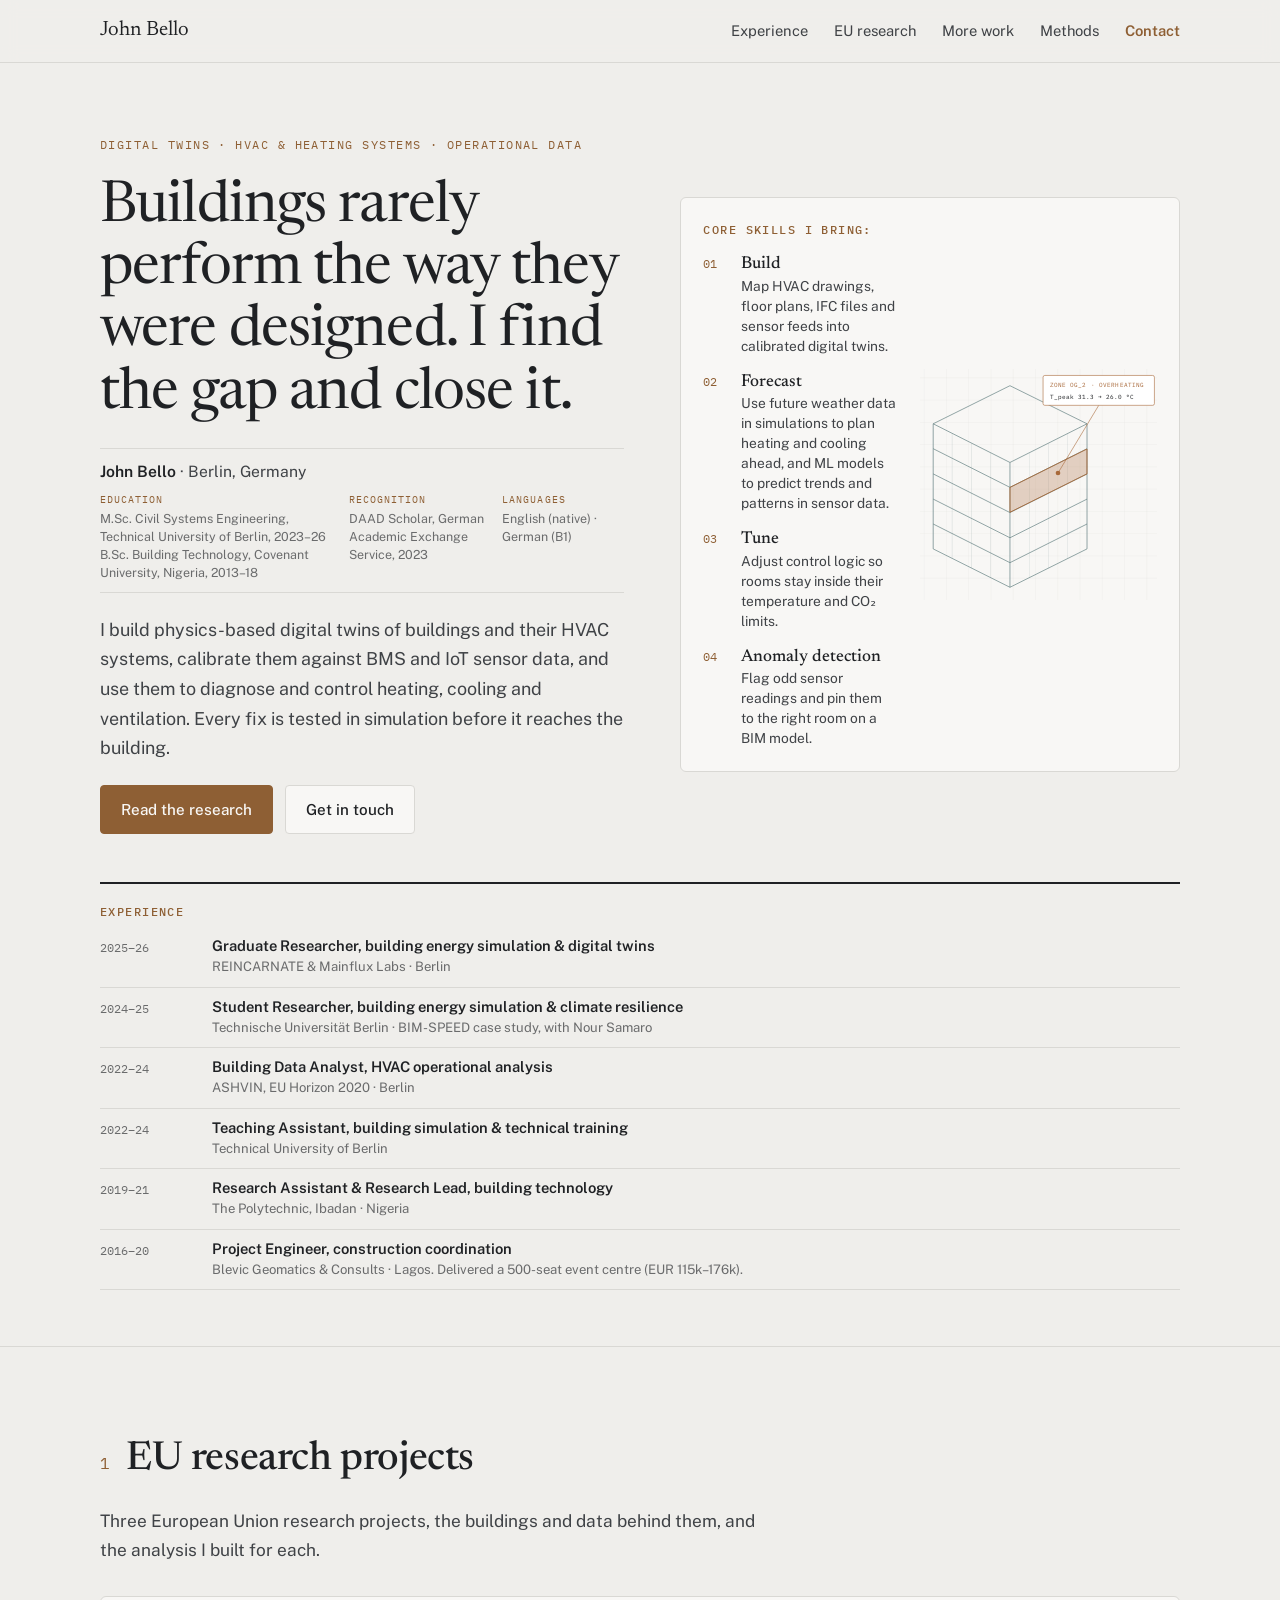
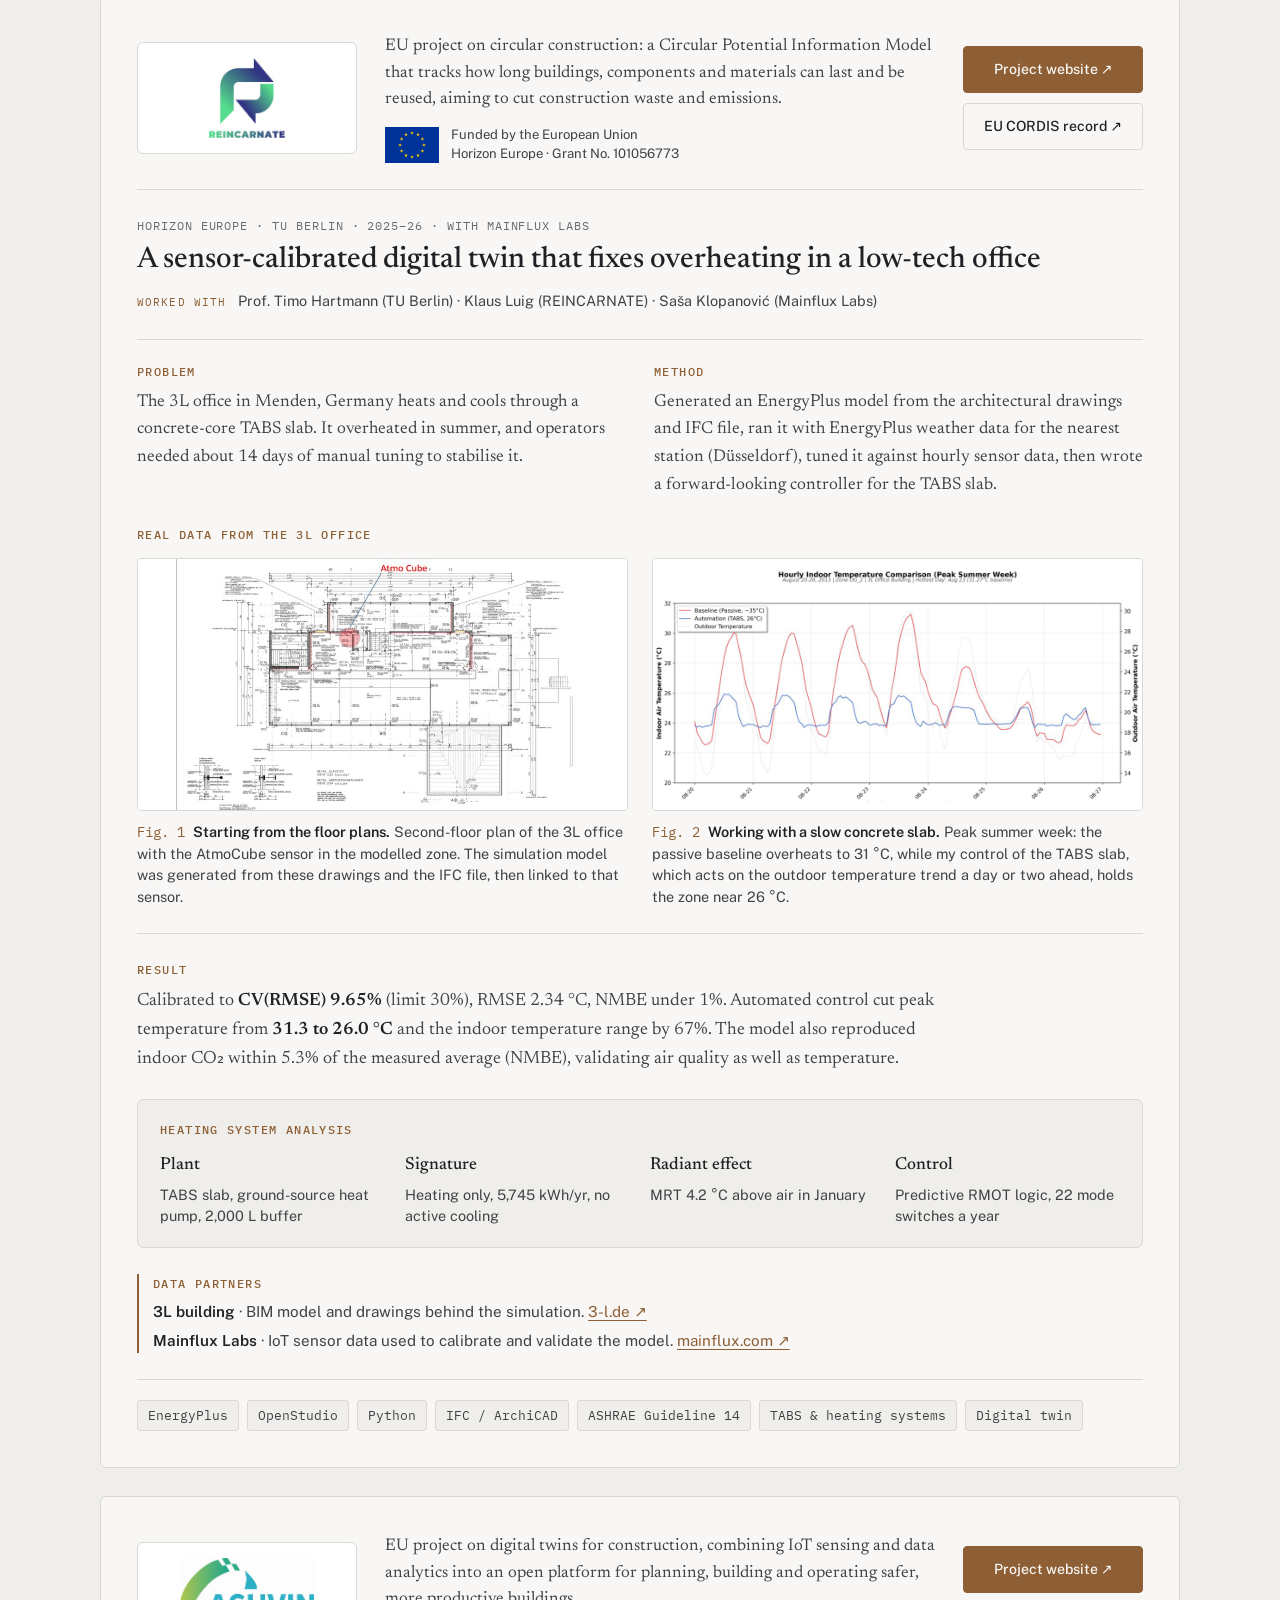
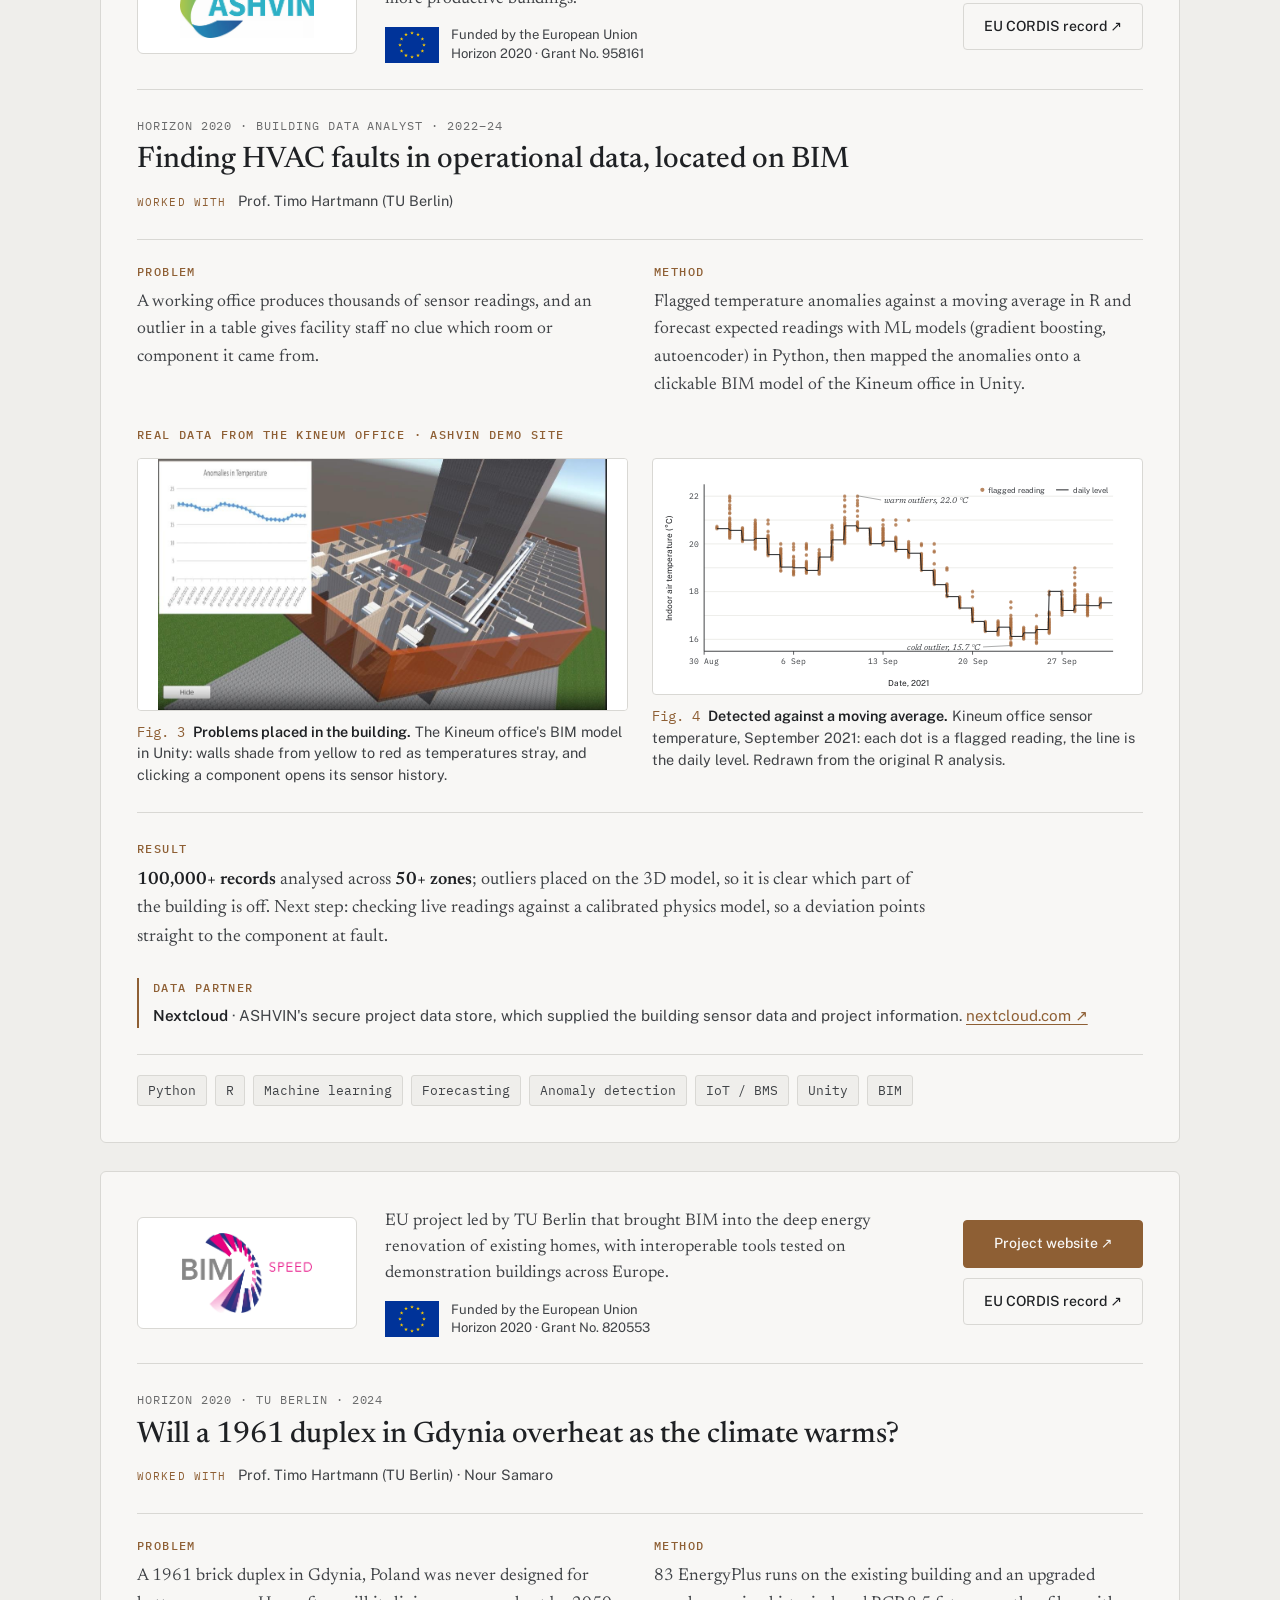
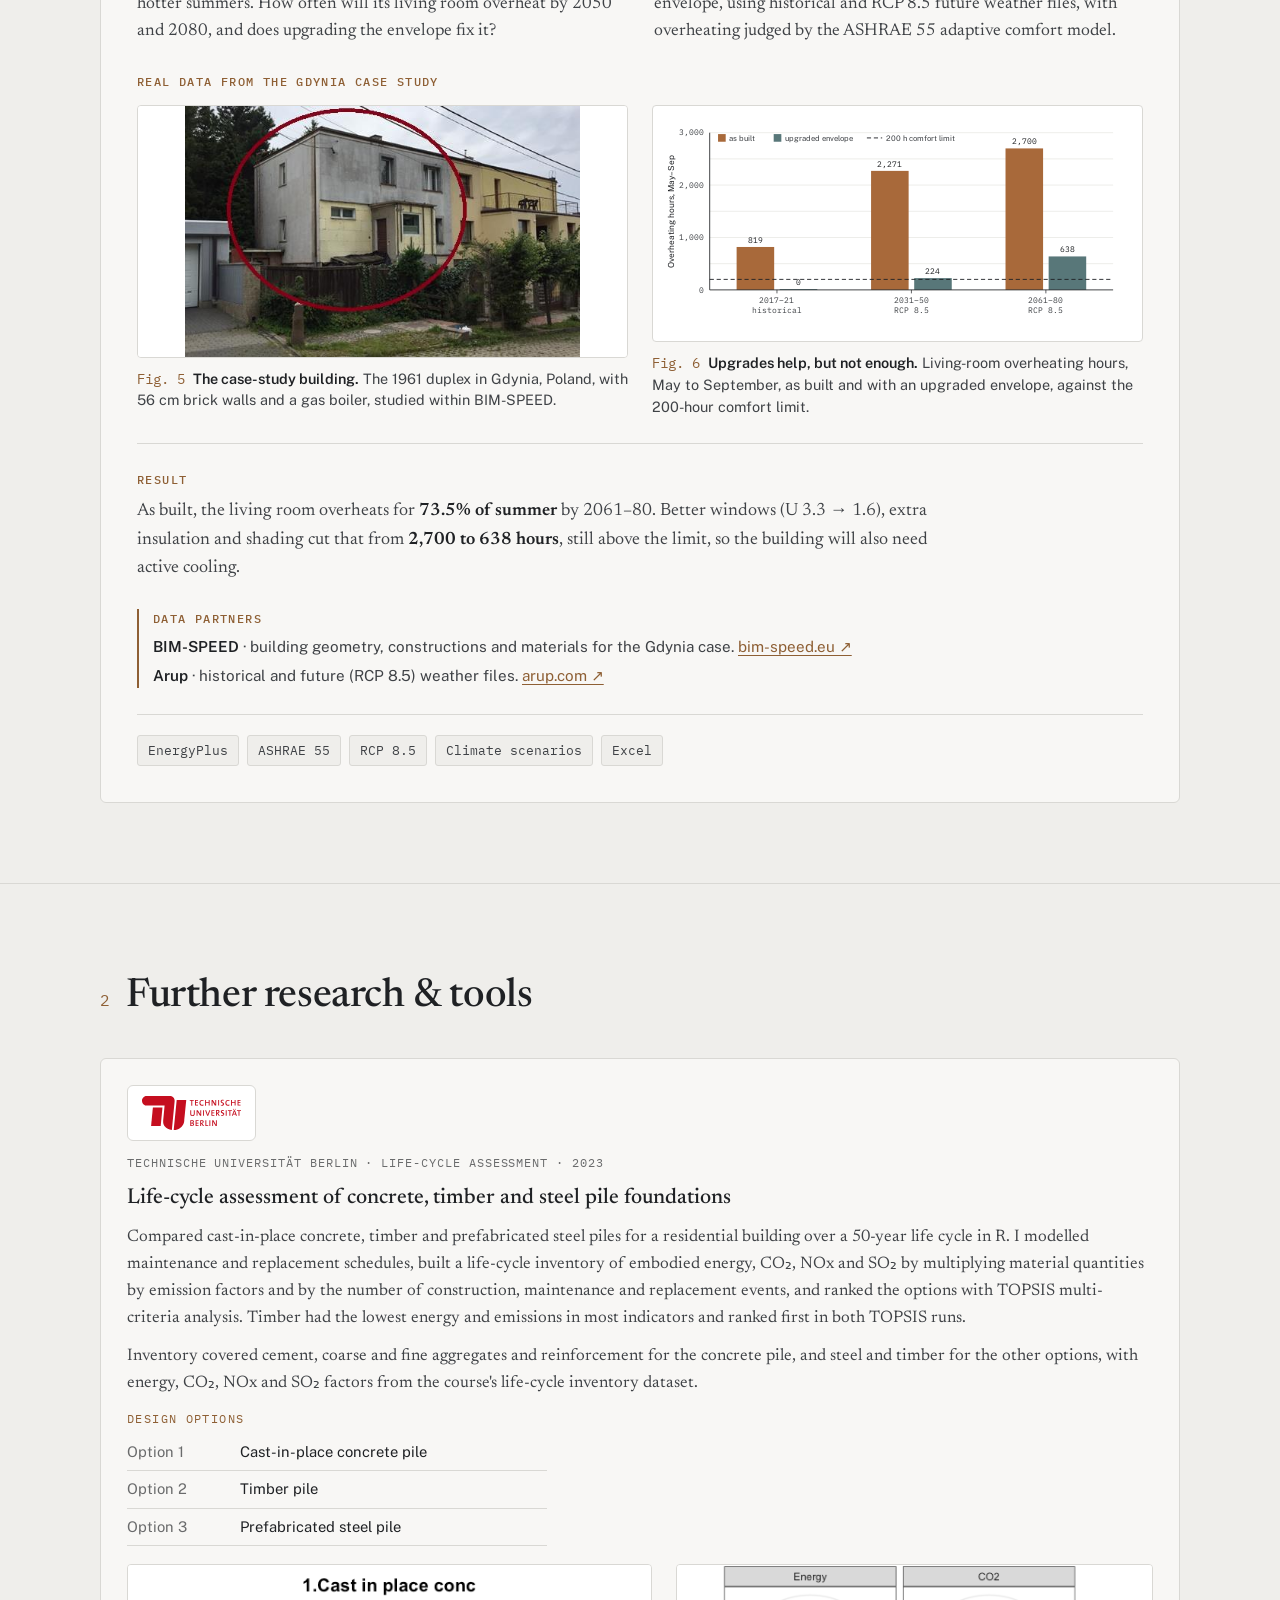
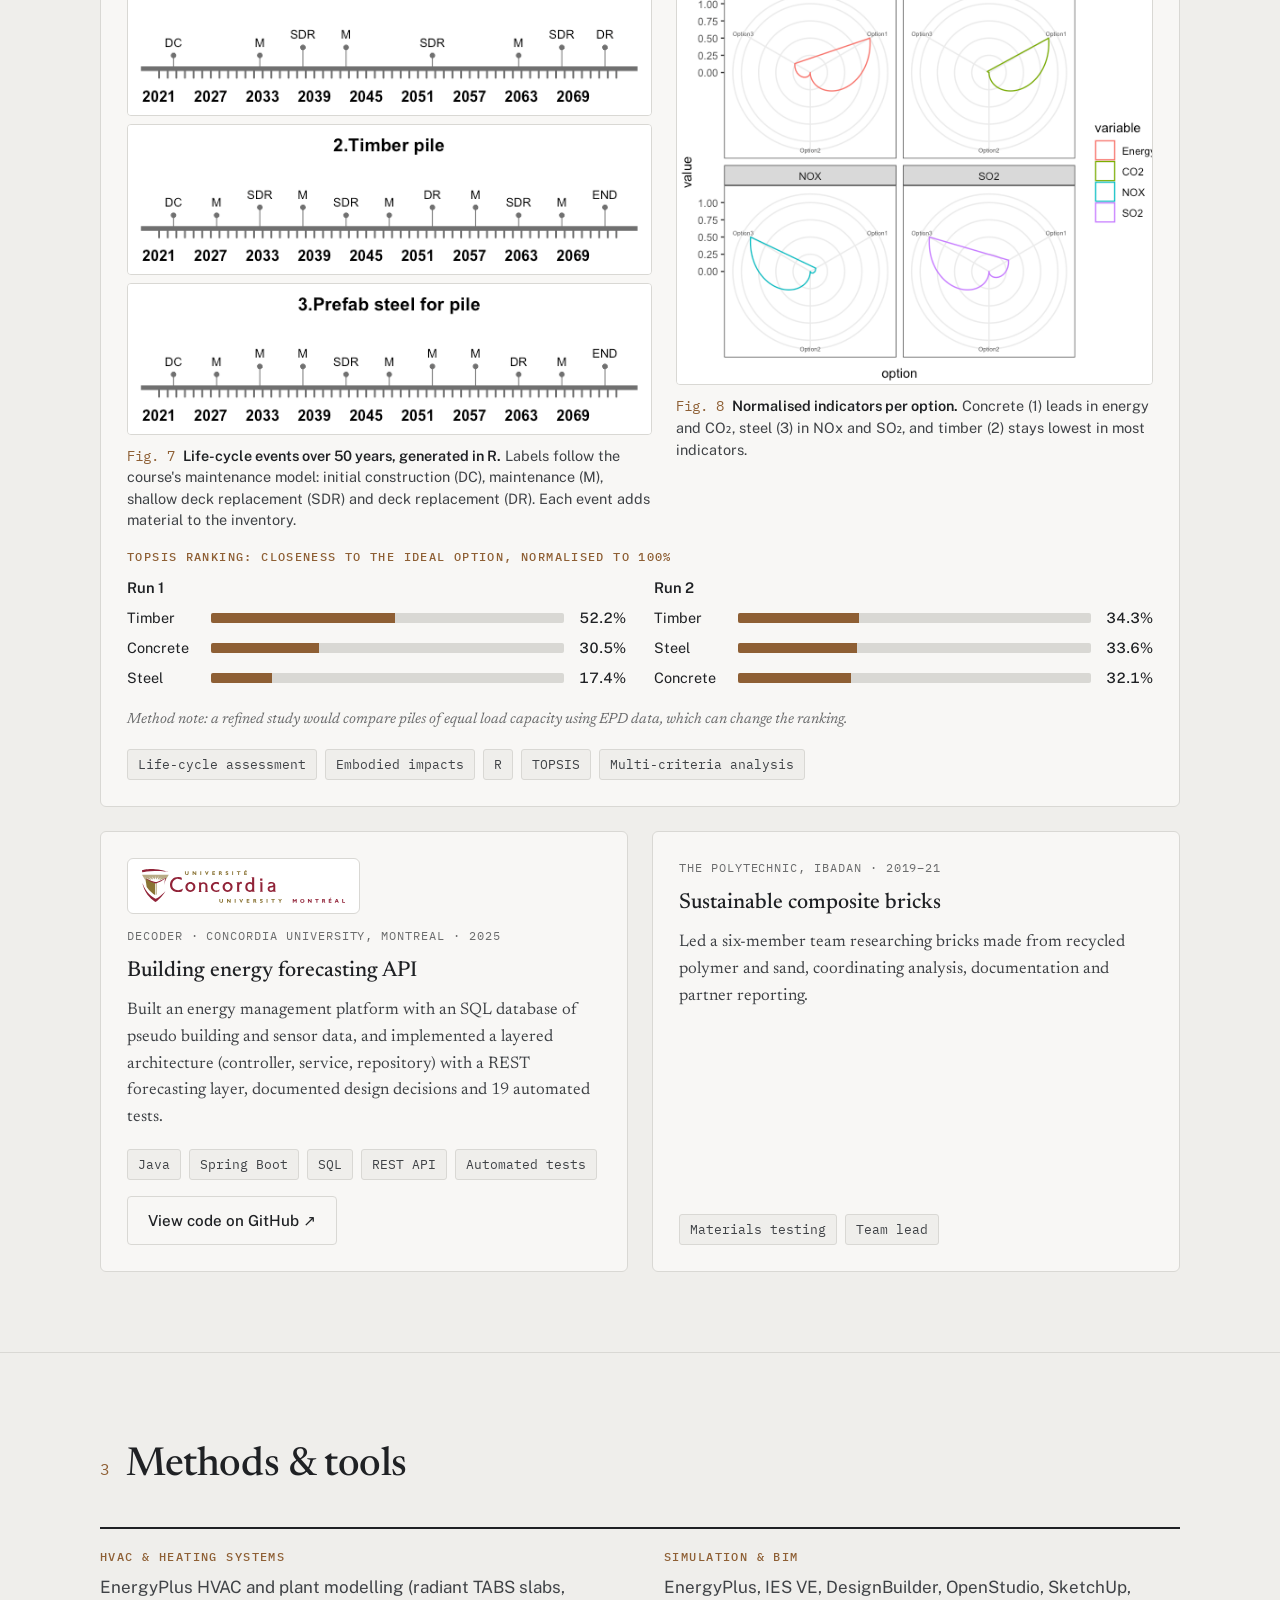
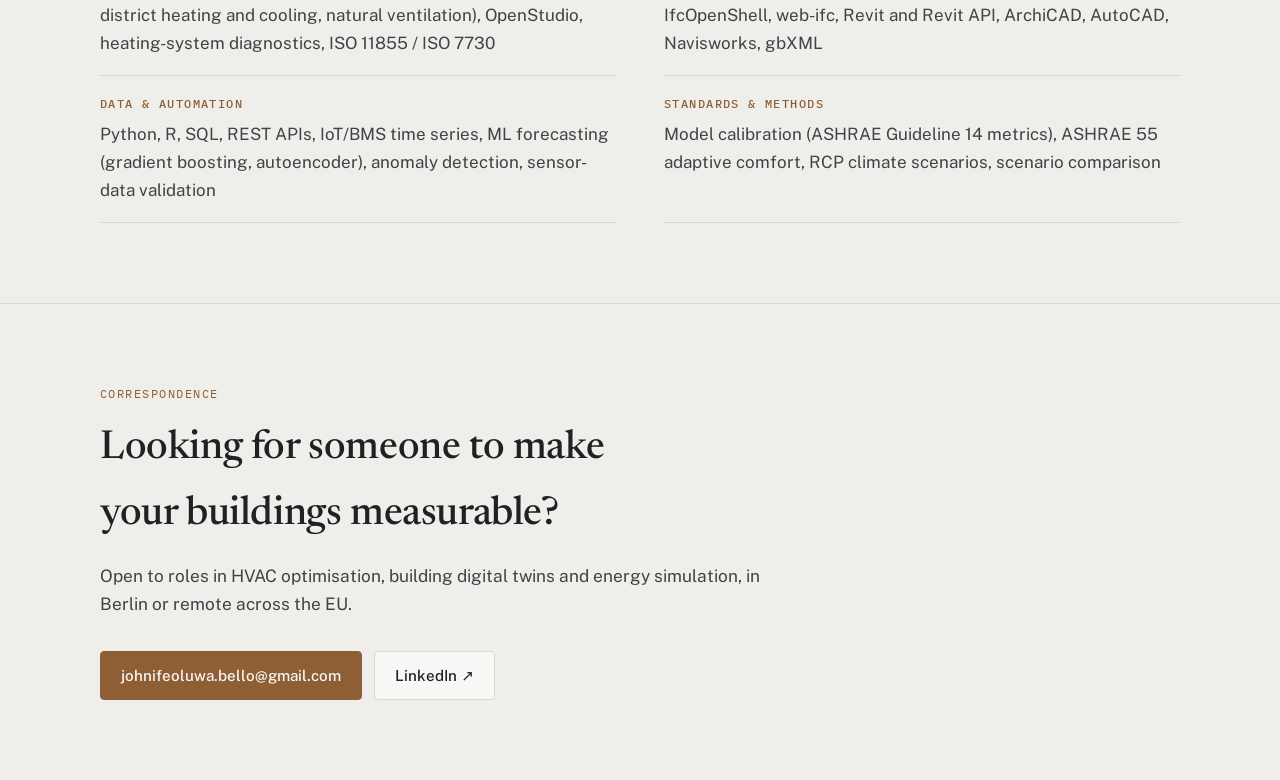
<file: index.html>
<!doctype html>
<html lang="en">
<head>
  <meta charset="utf-8">
  <meta name="viewport" content="width=device-width, initial-scale=1, viewport-fit=cover">
  <meta name="color-scheme" content="light">
  <title>John Bello · Building Performance</title>
  <meta name="description" content="John Bello: building energy simulation, HVAC data analysis and digital twins. Calibrated models, climate-resilience studies and BIM automation. Berlin.">
  <meta property="og:title" content="John Bello · Building Performance">
  <meta property="og:description" content="Calibrated digital twins, HVAC fault detection and overheating studies from three EU research projects. Berlin, Germany.">
  <meta property="og:type" content="website">
  <meta property="og:url" content="https://jbellocode.github.io/portfolio/">
  <meta property="og:image" content="https://jbellocode.github.io/portfolio/assets/og-preview.jpg">
  <meta property="og:image:width" content="1200">
  <meta property="og:image:height" content="627">
  <meta name="twitter:card" content="summary_large_image">
  <link rel="preconnect" href="https://fonts.googleapis.com">
  <link rel="preconnect" href="https://fonts.gstatic.com" crossorigin>
  <link href="https://fonts.googleapis.com/css2?family=Newsreader:ital,opsz,wght@0,6..72,400;0,6..72,500;1,6..72,400&family=Public+Sans:wght@400;500;600;700&family=IBM+Plex+Mono:wght@400;500&display=swap" rel="stylesheet">
  <link rel="stylesheet" href="style.css">
</head>
<body>
  <header class="masthead">
    <div class="wrap bar">
      <a class="brand" href="#top">John Bello</a>
      <nav aria-label="Sections">
        <a href="#experience">Experience</a>
        <a href="#research">EU research</a>
        <a href="#more">More work</a>
        <a href="#methods">Methods</a>
        <a class="nav-cta" href="#contact">Contact</a>
      </nav>
    </div>
  </header>

  <main id="top">
    <!-- Title block, like the first page of a paper -->
    <section class="hero">
      <div class="wrap hero-grid">
        <div class="hero-text">
          <p class="kicker">Digital twins · HVAC &amp; heating systems · Operational data</p>
          <h1>Buildings rarely perform the way they were designed. I find the gap and close it.</h1>
          <div class="byline">
            <p class="by-name"><strong>John Bello</strong> · Berlin, Germany</p>
            <dl class="by-creds">
              <div><dt>Education</dt><dd>M.Sc. Civil Systems Engineering, Technical University of Berlin, 2023–26<br>B.Sc. Building Technology, Covenant University, Nigeria, 2013–18</dd></div>
              <div><dt>Recognition</dt><dd>DAAD Scholar, German Academic Exchange Service, 2023</dd></div>
              <div><dt>Languages</dt><dd>English (native) · German (B1)</dd></div>
            </dl>
          </div>
          <p class="lede">I build physics-based digital twins of buildings and their HVAC systems, calibrate them against BMS and IoT sensor data, and use them to diagnose and control heating, cooling and ventilation. Every fix is tested in simulation before it reaches the building.</p>
          <div class="actions">
            <a class="btn primary" href="#research">Read the research</a>
            <a class="btn" href="#contact">Get in touch</a>
          </div>
        </div>

        <figure class="hero-card" aria-label="Core skills">
          <div class="skills-col">
            <h2 class="skills-h">Core skills I bring:</h2>
          <ol class="steps">
            <li><span class="step-no">01</span><div><h3>Build</h3><p>Map HVAC drawings, floor plans, IFC files and sensor feeds into calibrated digital twins.</p></div></li>
            <li><span class="step-no">02</span><div><h3>Forecast</h3><p>Use future weather data in simulations to plan heating and cooling ahead, and ML models to predict trends and patterns in sensor data.</p></div></li>
            <li><span class="step-no">03</span><div><h3>Tune</h3><p>Adjust control logic so rooms stay inside their temperature and CO₂ limits.</p></div></li>
            <li><span class="step-no">04</span><div><h3>Anomaly detection</h3><p>Flag odd sensor readings and pin them to the right room on a BIM model.</p></div></li>
          </ol>
          </div>
          <div class="iso">
            <svg viewBox="0 0 810 790" role="img" aria-label="Wireframe of a four-storey building with one zone highlighted: zone OG_2, peak temperature cut from 31.3 to 26.0 °C">
              <g class="iso-bg"><line x1="0" y1="30" x2="810" y2="30"/><line x1="0" y1="106" x2="810" y2="106"/><line x1="0" y1="182" x2="810" y2="182"/><line x1="0" y1="258" x2="810" y2="258"/><line x1="0" y1="334" x2="810" y2="334"/><line x1="0" y1="410" x2="810" y2="410"/><line x1="0" y1="486" x2="810" y2="486"/><line x1="0" y1="562" x2="810" y2="562"/><line x1="0" y1="638" x2="810" y2="638"/><line x1="0" y1="714" x2="810" y2="714"/><line x1="14" y1="0" x2="14" y2="790"/><line x1="90" y1="0" x2="90" y2="790"/><line x1="166" y1="0" x2="166" y2="790"/><line x1="242" y1="0" x2="242" y2="790"/><line x1="318" y1="0" x2="318" y2="790"/><line x1="394" y1="0" x2="394" y2="790"/><line x1="470" y1="0" x2="470" y2="790"/><line x1="546" y1="0" x2="546" y2="790"/><line x1="622" y1="0" x2="622" y2="790"/><line x1="698" y1="0" x2="698" y2="790"/><line x1="774" y1="0" x2="774" y2="790"/></g>
              <g class="iso-mull"><line x1="110" y1="220" x2="110" y2="646"/><line x1="176" y1="253" x2="176" y2="680"/><line x1="241" y1="286" x2="241" y2="712"/><line x1="373" y1="286" x2="373" y2="712"/><line x1="438" y1="253" x2="438" y2="680"/><line x1="504" y1="220" x2="504" y2="647"/></g>
              <g class="iso-line">
                <polygon points="45,187 307,57 570,187 307,319"/>
                <line x1="45" y1="187" x2="45" y2="614"/><line x1="307" y1="319" x2="307" y2="745"/><line x1="570" y1="187" x2="570" y2="614"/>
                <polyline points="45,614 307,745 570,614"/>
                <polyline points="45,272 307,404 570,272"/><polyline points="45,358 307,490 570,358"/><polyline points="45,444 307,576 570,444"/><polyline points="45,529 307,661 570,529"/>
              </g>
              <polygon class="iso-zone" points="307,404 570,273 570,358 307,489"/>
              <line class="iso-lead" x1="471" y1="355" x2="610" y2="124"/>
              <circle class="iso-dot" cx="471" cy="355" r="8"/>
              <rect class="iso-tag" x="420" y="22" width="380" height="102" rx="6"/>
              <text class="iso-t1" x="442" y="62">ZONE OG_2 · OVERHEATING</text>
              <text class="iso-t2" x="442" y="102">T_peak 31.3 → 26.0 °C</text>
            </svg>
          </div>
        </figure>
      </div>

      <div class="wrap">
        <div class="exp-strip" id="experience">
          <h2 class="skills-h">Experience</h2>
          <ol class="cv cv-compact">
          <li><span class="when">2025–26</span><div><h3>Graduate Researcher, building energy simulation &amp; digital twins</h3><p class="org">REINCARNATE &amp; Mainflux Labs · Berlin</p></div></li>
          <li><span class="when">2024–25</span><div><h3>Student Researcher, building energy simulation &amp; climate resilience</h3><p class="org">Technische Universität Berlin · BIM-SPEED case study, with Nour Samaro</p></div></li>
          <li><span class="when">2022–24</span><div><h3>Building Data Analyst, HVAC operational analysis</h3><p class="org">ASHVIN, EU Horizon 2020 · Berlin</p></div></li>
          <li><span class="when">2022–24</span><div><h3>Teaching Assistant, building simulation &amp; technical training</h3><p class="org">Technical University of Berlin</p></div></li>
          <li><span class="when">2019–21</span><div><h3>Research Assistant &amp; Research Lead, building technology</h3><p class="org">The Polytechnic, Ibadan · Nigeria</p></div></li>
          <li><span class="when">2016–20</span><div><h3>Project Engineer, construction coordination</h3><p class="org">Blevic Geomatics &amp; Consults · Lagos. Delivered a 500-seat event centre (EUR 115k–176k).</p></div></li>
        </ol>
        </div>
      </div>
    </section>


    <!-- 1. EU research projects -->
    <section class="sec" id="research">
      <div class="wrap">
        <div class="sec-head">
          <span class="sec-no">1</span>
          <h2>EU research projects</h2>
        </div>
        <p class="sec-intro">Three European Union research projects, the buildings and data behind them, and the analysis I built for each.</p>

        <article class="paper" id="reincarnate">
          <div class="proj">
            <a class="proj-logo" href="https://www.reincarnate-project.eu/" target="_blank" rel="noopener" aria-label="REINCARNATE project website">
              <img src="assets/logos/reincarnate.png" alt="REINCARNATE logo" onerror="this.parentNode.classList.add('nologo');this.remove()">
              <span class="logo-fallback">REINCARNATE</span>
            </a>
            <div class="proj-info">
              <p class="proj-desc">EU project on circular construction: a Circular Potential Information Model that tracks how long buildings, components and materials can last and be reused, aiming to cut construction waste and emissions.</p>
              <div class="proj-fund"><svg class="eu-flag" viewBox="0 0 810 540" role="img" aria-label="Flag of the European Union"><rect width="810" height="540" fill="#039"/><g fill="#fc0"><polygon points="405.0,60.0 411.7,80.7 433.5,80.7 415.9,93.5 422.6,114.3 405.0,101.5 387.4,114.3 394.1,93.5 376.5,80.7 398.3,80.7"/><polygon points="495.0,84.1 501.7,104.8 523.5,104.8 505.9,117.7 512.6,138.4 495.0,125.6 477.4,138.4 484.1,117.7 466.5,104.8 488.3,104.8"/><polygon points="560.9,150.0 567.6,170.7 589.4,170.7 571.8,183.5 578.5,204.3 560.9,191.5 543.3,204.3 550.0,183.5 532.4,170.7 554.1,170.7"/><polygon points="585.0,240.0 591.7,260.7 613.5,260.7 595.9,273.5 602.6,294.3 585.0,281.5 567.4,294.3 574.1,273.5 556.5,260.7 578.3,260.7"/><polygon points="560.9,330.0 567.6,350.7 589.4,350.7 571.8,363.5 578.5,384.3 560.9,371.5 543.3,384.3 550.0,363.5 532.4,350.7 554.1,350.7"/><polygon points="495.0,395.9 501.7,416.6 523.5,416.6 505.9,429.4 512.6,450.2 495.0,437.3 477.4,450.2 484.1,429.4 466.5,416.6 488.3,416.6"/><polygon points="405.0,420.0 411.7,440.7 433.5,440.7 415.9,453.5 422.6,474.3 405.0,461.5 387.4,474.3 394.1,453.5 376.5,440.7 398.3,440.7"/><polygon points="315.0,395.9 321.7,416.6 343.5,416.6 325.9,429.4 332.6,450.2 315.0,437.3 297.4,450.2 304.1,429.4 286.5,416.6 308.3,416.6"/><polygon points="249.1,330.0 255.9,350.7 277.6,350.7 260.0,363.5 266.7,384.3 249.1,371.5 231.5,384.3 238.2,363.5 220.6,350.7 242.4,350.7"/><polygon points="225.0,240.0 231.7,260.7 253.5,260.7 235.9,273.5 242.6,294.3 225.0,281.5 207.4,294.3 214.1,273.5 196.5,260.7 218.3,260.7"/><polygon points="249.1,150.0 255.9,170.7 277.6,170.7 260.0,183.5 266.7,204.3 249.1,191.5 231.5,204.3 238.2,183.5 220.6,170.7 242.4,170.7"/><polygon points="315.0,84.1 321.7,104.8 343.5,104.8 325.9,117.7 332.6,138.4 315.0,125.6 297.4,138.4 304.1,117.7 286.5,104.8 308.3,104.8"/></g></svg><span>Funded by the European Union<br>Horizon Europe · Grant No. 101056773</span></div>
            </div>
            <div class="proj-links">
              <a class="btn primary" href="https://www.reincarnate-project.eu/" target="_blank" rel="noopener">Project website ↗</a>
              <a class="btn" href="https://cordis.europa.eu/project/id/101056773" target="_blank" rel="noopener">EU CORDIS record ↗</a>
            </div>
          </div>
          <header class="paper-head">
            <div>
              <p class="paper-meta">Horizon Europe · TU Berlin · 2025–26 · with Mainflux Labs</p>
              <h3>A sensor-calibrated digital twin that fixes overheating in a low-tech office</h3>
              <p class="collab"><span>Worked with</span> Prof. Timo Hartmann (TU Berlin) · Klaus Luig (REINCARNATE) · Saša Klopanović (Mainflux Labs)</p>
            </div>
          </header>
          <div class="abstract two">
            <div><h4>Problem</h4><p>The 3L office in Menden, Germany heats and cools through a concrete-core TABS slab. It overheated in summer, and operators needed about 14 days of manual tuning to stabilise it.</p></div>
            <div><h4>Method</h4><p>Generated an EnergyPlus model from the architectural drawings and IFC file, ran it with EnergyPlus weather data for the nearest station (Düsseldorf), tuned it against hourly sensor data, then wrote a forward-looking controller for the TABS slab.</p></div>
          </div>
          <div class="feature-figs">
            <p class="gal-h">Real data from the 3L office</p>
            <div class="feat-grid">
              <figure class="feat">
                <button type="button" class="zoom" data-full="assets/figures/floor-plan-sensor.png" aria-label="Enlarge: floor plan of the 3L office with the sensor location"><img src="assets/figures/floor-plan-sensor.png" alt="Second-floor plan of the 3L office with the AtmoCube sensor marked in the modelled zone" loading="lazy"></button>
                <figcaption><span class="fig">Fig. 1</span> <strong>Starting from the floor plans.</strong> Second-floor plan of the 3L office with the AtmoCube sensor in the modelled zone. The simulation model was generated from these drawings and the IFC file, then linked to that sensor.</figcaption>
              </figure>
              <figure class="feat">
                <button type="button" class="zoom" data-full="assets/figures/peak-week-control.jpg" aria-label="Enlarge: peak summer week, passive baseline against automated TABS control"><img src="assets/figures/peak-week-control.jpg" alt="Peak summer week in the 3L office: passive baseline peaks at 31 °C, automated TABS control holds about 26 °C" loading="lazy"></button>
                <figcaption><span class="fig">Fig. 2</span> <strong>Working with a slow concrete slab.</strong> Peak summer week: the passive baseline overheats to 31 °C, while my control of the TABS slab, which acts on the outdoor temperature trend a day or two ahead, holds the zone near 26 °C.</figcaption>
              </figure>
            </div>
          </div>
          <div class="result-row">
            <div><h4>Result</h4><p>Calibrated to <strong>CV(RMSE) 9.65%</strong> (limit 30%), RMSE 2.34 °C, NMBE under 1%. Automated control cut peak temperature from <strong>31.3 to 26.0 °C</strong> and the indoor temperature range by 67%. The model also reproduced indoor CO₂ within 5.3% of the measured average (NMBE), validating air quality as well as temperature.</p></div>
          </div>
          <div class="system">
            <h4>Heating system analysis</h4>
            <dl>
              <div><dt>Plant</dt><dd>TABS slab, ground-source heat pump, 2,000 L buffer</dd></div>
              <div><dt>Signature</dt><dd>Heating only, 5,745 kWh/yr, no active cooling</dd></div>
              <div><dt>Radiant effect</dt><dd>MRT 4.2 °C above air in January</dd></div>
              <div><dt>Control</dt><dd>Predictive RMOT logic, 22 mode switches a year</dd></div>
            </dl>
          </div>
          <div class="partners-mini">
            <h4>Data partners</h4>
            <ul>
              <li><strong>3L building</strong> · BIM model and drawings behind the simulation. <a href="http://www.3-l.de/" target="_blank" rel="noopener">3-l.de ↗</a></li>
              <li><strong>Mainflux Labs</strong> · IoT sensor data used to calibrate and validate the model. <a href="https://mainflux.com/" target="_blank" rel="noopener">mainflux.com ↗</a></li>
            </ul>
          </div>
          <footer class="paper-foot">
            <ul class="tags"><li>EnergyPlus</li><li>OpenStudio</li><li>Python</li><li>IFC / ArchiCAD</li><li>ASHRAE Guideline 14</li><li>TABS &amp; heating systems</li><li>Digital twin</li></ul>
          </footer>
        </article>

        <article class="paper" id="ashvin">
          <div class="proj">
            <a class="proj-logo" href="https://www.ashvin.eu/" target="_blank" rel="noopener" aria-label="ASHVIN project website">
              <img src="assets/logos/ashvin.png" alt="ASHVIN logo" onerror="this.parentNode.classList.add('nologo');this.remove()">
              <span class="logo-fallback">ASHVIN</span>
            </a>
            <div class="proj-info">
              <p class="proj-desc">EU project on digital twins for construction, combining IoT sensing and data analytics into an open platform for planning, building and operating safer, more productive buildings.</p>
              <div class="proj-fund"><svg class="eu-flag" viewBox="0 0 810 540" role="img" aria-label="Flag of the European Union"><rect width="810" height="540" fill="#039"/><g fill="#fc0"><polygon points="405.0,60.0 411.7,80.7 433.5,80.7 415.9,93.5 422.6,114.3 405.0,101.5 387.4,114.3 394.1,93.5 376.5,80.7 398.3,80.7"/><polygon points="495.0,84.1 501.7,104.8 523.5,104.8 505.9,117.7 512.6,138.4 495.0,125.6 477.4,138.4 484.1,117.7 466.5,104.8 488.3,104.8"/><polygon points="560.9,150.0 567.6,170.7 589.4,170.7 571.8,183.5 578.5,204.3 560.9,191.5 543.3,204.3 550.0,183.5 532.4,170.7 554.1,170.7"/><polygon points="585.0,240.0 591.7,260.7 613.5,260.7 595.9,273.5 602.6,294.3 585.0,281.5 567.4,294.3 574.1,273.5 556.5,260.7 578.3,260.7"/><polygon points="560.9,330.0 567.6,350.7 589.4,350.7 571.8,363.5 578.5,384.3 560.9,371.5 543.3,384.3 550.0,363.5 532.4,350.7 554.1,350.7"/><polygon points="495.0,395.9 501.7,416.6 523.5,416.6 505.9,429.4 512.6,450.2 495.0,437.3 477.4,450.2 484.1,429.4 466.5,416.6 488.3,416.6"/><polygon points="405.0,420.0 411.7,440.7 433.5,440.7 415.9,453.5 422.6,474.3 405.0,461.5 387.4,474.3 394.1,453.5 376.5,440.7 398.3,440.7"/><polygon points="315.0,395.9 321.7,416.6 343.5,416.6 325.9,429.4 332.6,450.2 315.0,437.3 297.4,450.2 304.1,429.4 286.5,416.6 308.3,416.6"/><polygon points="249.1,330.0 255.9,350.7 277.6,350.7 260.0,363.5 266.7,384.3 249.1,371.5 231.5,384.3 238.2,363.5 220.6,350.7 242.4,350.7"/><polygon points="225.0,240.0 231.7,260.7 253.5,260.7 235.9,273.5 242.6,294.3 225.0,281.5 207.4,294.3 214.1,273.5 196.5,260.7 218.3,260.7"/><polygon points="249.1,150.0 255.9,170.7 277.6,170.7 260.0,183.5 266.7,204.3 249.1,191.5 231.5,204.3 238.2,183.5 220.6,170.7 242.4,170.7"/><polygon points="315.0,84.1 321.7,104.8 343.5,104.8 325.9,117.7 332.6,138.4 315.0,125.6 297.4,138.4 304.1,117.7 286.5,104.8 308.3,104.8"/></g></svg><span>Funded by the European Union<br>Horizon 2020 · Grant No. 958161</span></div>
            </div>
            <div class="proj-links">
              <a class="btn primary" href="https://www.ashvin.eu/" target="_blank" rel="noopener">Project website ↗</a>
              <a class="btn" href="https://cordis.europa.eu/project/id/958161" target="_blank" rel="noopener">EU CORDIS record ↗</a>
            </div>
          </div>
          <header class="paper-head">
            <div>
              <p class="paper-meta">Horizon 2020 · Building data analyst · 2022–24</p>
              <h3>Finding HVAC faults in operational data, located on BIM</h3>
              <p class="collab"><span>Worked with</span> Prof. Timo Hartmann (TU Berlin)</p>
            </div>
          </header>
          <div class="abstract two">
            <div><h4>Problem</h4><p>A working office produces thousands of sensor readings, and an outlier in a table gives facility staff no clue which room or component it came from.</p></div>
            <div><h4>Method</h4><p>Flagged temperature anomalies against a moving average in R and forecast expected readings with ML models (gradient boosting, autoencoder) in Python, then mapped the anomalies onto a clickable BIM model of the Kineum office in Unity.</p></div>
          </div>
          <div class="feature-figs">
            <p class="gal-h">Real data from the Kineum office · ASHVIN demo site</p>
            <div class="feat-grid">
              <figure class="feat">
                <button type="button" class="zoom" data-full="assets/figures/ashvin-unity-anomalies.jpg" aria-label="Enlarge: Unity model of the Kineum office coloured by temperature anomaly"><img src="assets/figures/ashvin-unity-anomalies.jpg" alt="3D BIM model of the Kineum office in Unity, floor shaded orange by temperature anomaly, with an anomaly chart pop-up" loading="lazy"></button>
                <figcaption><span class="fig">Fig. 3</span> <strong>Problems placed in the building.</strong> The Kineum office's BIM model in Unity: walls shade from yellow to red as temperatures stray, and clicking a component opens its sensor history.</figcaption>
              </figure>
              <figure class="feat an-fig">
                <div class="an-plot"><svg viewBox="0 0 680 318" role="img" aria-label="Kineum office indoor temperature, 31 August to 30 September 2021: flagged sensor readings and daily level. Readings range from about 15.7 to 22 °C; the level falls from about 20.6 °C in early September to about 16 °C around 23 September."><g class="an-grid"><line x1="62" y1="244.9" x2="650" y2="244.9"/><line x1="62" y1="210.6" x2="650" y2="210.6"/><line x1="62" y1="176.3" x2="650" y2="176.3"/><line x1="62" y1="142.0" x2="650" y2="142.0"/><line x1="62" y1="107.7" x2="650" y2="107.7"/><line x1="62" y1="73.4" x2="650" y2="73.4"/><line x1="62" y1="39.1" x2="650" y2="39.1"/></g><g class="an-tick"><text x="54" y="248.9" text-anchor="end">16</text><text x="54" y="180.3" text-anchor="end">18</text><text x="54" y="111.7" text-anchor="end">20</text><text x="54" y="43.1" text-anchor="end">22</text></g><g class="an-tick"><line class="an-tk" x1="62.0" y1="262" x2="62.0" y2="267"/><text x="62.0" y="281" text-anchor="middle">30 Aug</text><line class="an-tk" x1="190.6" y1="262" x2="190.6" y2="267"/><text x="190.6" y="281" text-anchor="middle">6 Sep</text><line class="an-tk" x1="319.2" y1="262" x2="319.2" y2="267"/><text x="319.2" y="281" text-anchor="middle">13 Sep</text><line class="an-tk" x1="447.9" y1="262" x2="447.9" y2="267"/><text x="447.9" y="281" text-anchor="middle">20 Sep</text><line class="an-tk" x1="576.5" y1="262" x2="576.5" y2="267"/><text x="576.5" y="281" text-anchor="middle">27 Sep</text></g><path class="an-frame" d="M62 22 V262 H650"/><g class="an-dot"><circle cx="80.4" cy="86.1" r="2.3"/><circle cx="80.4" cy="85.1" r="2.3"/><circle cx="80.4" cy="84.1" r="2.3"/><circle cx="80.4" cy="83.0" r="2.3"/><circle cx="80.4" cy="82.0" r="2.3"/><circle cx="98.8" cy="99.8" r="2.3"/><circle cx="98.8" cy="98.8" r="2.3"/><circle cx="98.8" cy="97.8" r="2.3"/><circle cx="98.8" cy="96.7" r="2.3"/><circle cx="98.8" cy="95.7" r="2.3"/><circle cx="98.8" cy="94.7" r="2.3"/><circle cx="98.8" cy="93.7" r="2.3"/><circle cx="98.8" cy="92.6" r="2.3"/><circle cx="98.8" cy="91.6" r="2.3"/><circle cx="98.8" cy="90.6" r="2.3"/><circle cx="98.8" cy="89.5" r="2.3"/><circle cx="98.8" cy="88.5" r="2.3"/><circle cx="98.8" cy="87.5" r="2.3"/><circle cx="98.8" cy="86.5" r="2.3"/><circle cx="98.8" cy="85.4" r="2.3"/><circle cx="98.8" cy="84.4" r="2.3"/><circle cx="98.8" cy="83.4" r="2.3"/><circle cx="98.8" cy="82.3" r="2.3"/><circle cx="98.8" cy="81.3" r="2.3"/><circle cx="98.8" cy="80.3" r="2.3"/><circle cx="98.8" cy="79.3" r="2.3"/><circle cx="98.8" cy="78.2" r="2.3"/><circle cx="98.8" cy="77.2" r="2.3"/><circle cx="98.8" cy="76.2" r="2.3"/><circle cx="98.8" cy="73.8" r="2.3"/><circle cx="98.8" cy="72.7" r="2.3"/><circle cx="98.8" cy="71.0" r="2.3"/><circle cx="98.8" cy="70.0" r="2.3"/><circle cx="98.8" cy="64.5" r="2.3"/><circle cx="98.8" cy="63.5" r="2.3"/><circle cx="98.8" cy="62.5" r="2.3"/><circle cx="98.8" cy="58.3" r="2.3"/><circle cx="98.8" cy="57.3" r="2.3"/><circle cx="98.8" cy="55.6" r="2.3"/><circle cx="98.8" cy="54.6" r="2.3"/><circle cx="98.8" cy="52.2" r="2.3"/><circle cx="98.8" cy="51.1" r="2.3"/><circle cx="98.8" cy="46.7" r="2.3"/><circle cx="98.8" cy="45.7" r="2.3"/><circle cx="98.8" cy="44.6" r="2.3"/><circle cx="98.8" cy="42.2" r="2.3"/><circle cx="98.8" cy="41.2" r="2.3"/><circle cx="98.8" cy="39.8" r="2.3"/><circle cx="98.8" cy="38.5" r="2.3"/><circle cx="117.1" cy="104.6" r="2.3"/><circle cx="117.1" cy="103.6" r="2.3"/><circle cx="117.1" cy="102.6" r="2.3"/><circle cx="117.1" cy="101.5" r="2.3"/><circle cx="117.1" cy="100.5" r="2.3"/><circle cx="117.1" cy="99.5" r="2.3"/><circle cx="117.1" cy="98.5" r="2.3"/><circle cx="117.1" cy="97.4" r="2.3"/><circle cx="117.1" cy="96.4" r="2.3"/><circle cx="117.1" cy="95.4" r="2.3"/><circle cx="117.1" cy="94.3" r="2.3"/><circle cx="117.1" cy="93.3" r="2.3"/><circle cx="117.1" cy="92.3" r="2.3"/><circle cx="117.1" cy="91.3" r="2.3"/><circle cx="117.1" cy="90.2" r="2.3"/><circle cx="117.1" cy="89.2" r="2.3"/><circle cx="117.1" cy="88.2" r="2.3"/><circle cx="117.1" cy="87.1" r="2.3"/><circle cx="117.1" cy="86.1" r="2.3"/><circle cx="117.1" cy="85.1" r="2.3"/><circle cx="117.1" cy="84.1" r="2.3"/><circle cx="135.5" cy="115.6" r="2.3"/><circle cx="135.5" cy="114.6" r="2.3"/><circle cx="135.5" cy="113.5" r="2.3"/><circle cx="135.5" cy="112.5" r="2.3"/><circle cx="135.5" cy="111.5" r="2.3"/><circle cx="135.5" cy="110.5" r="2.3"/><circle cx="135.5" cy="108.4" r="2.3"/><circle cx="135.5" cy="107.4" r="2.3"/><circle cx="135.5" cy="106.3" r="2.3"/><circle cx="135.5" cy="105.3" r="2.3"/><circle cx="135.5" cy="104.3" r="2.3"/><circle cx="135.5" cy="103.3" r="2.3"/><circle cx="135.5" cy="102.2" r="2.3"/><circle cx="135.5" cy="101.2" r="2.3"/><circle cx="135.5" cy="100.2" r="2.3"/><circle cx="135.5" cy="99.1" r="2.3"/><circle cx="135.5" cy="98.1" r="2.3"/><circle cx="135.5" cy="97.1" r="2.3"/><circle cx="135.5" cy="96.1" r="2.3"/><circle cx="135.5" cy="95.0" r="2.3"/><circle cx="135.5" cy="94.0" r="2.3"/><circle cx="135.5" cy="93.0" r="2.3"/><circle cx="135.5" cy="91.9" r="2.3"/><circle cx="135.5" cy="90.9" r="2.3"/><circle cx="135.5" cy="89.9" r="2.3"/><circle cx="135.5" cy="88.9" r="2.3"/><circle cx="135.5" cy="87.8" r="2.3"/><circle cx="135.5" cy="86.8" r="2.3"/><circle cx="135.5" cy="85.8" r="2.3"/><circle cx="135.5" cy="84.7" r="2.3"/><circle cx="135.5" cy="83.7" r="2.3"/><circle cx="135.5" cy="82.7" r="2.3"/><circle cx="135.5" cy="81.7" r="2.3"/><circle cx="135.5" cy="80.6" r="2.3"/><circle cx="135.5" cy="79.6" r="2.3"/><circle cx="135.5" cy="78.6" r="2.3"/><circle cx="135.5" cy="77.5" r="2.3"/><circle cx="135.5" cy="76.5" r="2.3"/><circle cx="135.5" cy="74.1" r="2.3"/><circle cx="135.5" cy="73.1" r="2.3"/><circle cx="153.9" cy="124.9" r="2.3"/><circle cx="153.9" cy="123.8" r="2.3"/><circle cx="153.9" cy="122.8" r="2.3"/><circle cx="153.9" cy="121.8" r="2.3"/><circle cx="153.9" cy="120.7" r="2.3"/><circle cx="153.9" cy="119.7" r="2.3"/><circle cx="153.9" cy="118.7" r="2.3"/><circle cx="153.9" cy="117.7" r="2.3"/><circle cx="153.9" cy="116.6" r="2.3"/><circle cx="153.9" cy="115.6" r="2.3"/><circle cx="153.9" cy="114.6" r="2.3"/><circle cx="153.9" cy="113.5" r="2.3"/><circle cx="153.9" cy="112.5" r="2.3"/><circle cx="153.9" cy="111.5" r="2.3"/><circle cx="153.9" cy="110.5" r="2.3"/><circle cx="153.9" cy="109.4" r="2.3"/><circle cx="153.9" cy="108.4" r="2.3"/><circle cx="153.9" cy="107.0" r="2.3"/><circle cx="153.9" cy="106.0" r="2.3"/><circle cx="153.9" cy="105.0" r="2.3"/><circle cx="153.9" cy="103.9" r="2.3"/><circle cx="153.9" cy="102.9" r="2.3"/><circle cx="153.9" cy="101.9" r="2.3"/><circle cx="153.9" cy="100.9" r="2.3"/><circle cx="153.9" cy="99.8" r="2.3"/><circle cx="153.9" cy="98.8" r="2.3"/><circle cx="153.9" cy="97.8" r="2.3"/><circle cx="153.9" cy="96.7" r="2.3"/><circle cx="153.9" cy="95.7" r="2.3"/><circle cx="153.9" cy="94.7" r="2.3"/><circle cx="153.9" cy="90.2" r="2.3"/><circle cx="153.9" cy="89.2" r="2.3"/><circle cx="153.9" cy="79.3" r="2.3"/><circle cx="153.9" cy="78.2" r="2.3"/><circle cx="153.9" cy="74.1" r="2.3"/><circle cx="153.9" cy="73.1" r="2.3"/><circle cx="172.2" cy="147.1" r="2.3"/><circle cx="172.2" cy="146.1" r="2.3"/><circle cx="172.2" cy="145.1" r="2.3"/><circle cx="172.2" cy="142.0" r="2.3"/><circle cx="172.2" cy="141.0" r="2.3"/><circle cx="172.2" cy="139.9" r="2.3"/><circle cx="172.2" cy="138.9" r="2.3"/><circle cx="172.2" cy="137.9" r="2.3"/><circle cx="172.2" cy="136.9" r="2.3"/><circle cx="172.2" cy="135.8" r="2.3"/><circle cx="172.2" cy="134.5" r="2.3"/><circle cx="172.2" cy="133.4" r="2.3"/><circle cx="172.2" cy="132.4" r="2.3"/><circle cx="172.2" cy="131.4" r="2.3"/><circle cx="172.2" cy="130.3" r="2.3"/><circle cx="172.2" cy="129.3" r="2.3"/><circle cx="172.2" cy="128.3" r="2.3"/><circle cx="172.2" cy="127.3" r="2.3"/><circle cx="172.2" cy="126.2" r="2.3"/><circle cx="172.2" cy="125.2" r="2.3"/><circle cx="172.2" cy="124.2" r="2.3"/><circle cx="172.2" cy="123.1" r="2.3"/><circle cx="172.2" cy="122.1" r="2.3"/><circle cx="172.2" cy="121.1" r="2.3"/><circle cx="172.2" cy="120.1" r="2.3"/><circle cx="172.2" cy="119.0" r="2.3"/><circle cx="172.2" cy="118.0" r="2.3"/><circle cx="172.2" cy="117.0" r="2.3"/><circle cx="172.2" cy="115.9" r="2.3"/><circle cx="172.2" cy="114.9" r="2.3"/><circle cx="172.2" cy="113.9" r="2.3"/><circle cx="172.2" cy="108.4" r="2.3"/><circle cx="172.2" cy="107.0" r="2.3"/><circle cx="190.6" cy="152.6" r="2.3"/><circle cx="190.6" cy="151.6" r="2.3"/><circle cx="190.6" cy="150.6" r="2.3"/><circle cx="190.6" cy="149.5" r="2.3"/><circle cx="190.6" cy="148.5" r="2.3"/><circle cx="190.6" cy="147.5" r="2.3"/><circle cx="190.6" cy="146.5" r="2.3"/><circle cx="190.6" cy="145.4" r="2.3"/><circle cx="190.6" cy="142.0" r="2.3"/><circle cx="190.6" cy="141.0" r="2.3"/><circle cx="190.6" cy="139.9" r="2.3"/><circle cx="190.6" cy="138.9" r="2.3"/><circle cx="190.6" cy="137.9" r="2.3"/><circle cx="190.6" cy="136.9" r="2.3"/><circle cx="190.6" cy="135.8" r="2.3"/><circle cx="190.6" cy="134.8" r="2.3"/><circle cx="190.6" cy="133.8" r="2.3"/><circle cx="190.6" cy="132.7" r="2.3"/><circle cx="190.6" cy="131.7" r="2.3"/><circle cx="190.6" cy="130.7" r="2.3"/><circle cx="190.6" cy="127.3" r="2.3"/><circle cx="190.6" cy="126.2" r="2.3"/><circle cx="190.6" cy="125.2" r="2.3"/><circle cx="190.6" cy="116.6" r="2.3"/><circle cx="190.6" cy="115.6" r="2.3"/><circle cx="190.6" cy="112.5" r="2.3"/><circle cx="190.6" cy="111.5" r="2.3"/><circle cx="190.6" cy="108.4" r="2.3"/><circle cx="190.6" cy="107.0" r="2.3"/><circle cx="209.0" cy="150.2" r="2.3"/><circle cx="209.0" cy="149.2" r="2.3"/><circle cx="209.0" cy="148.2" r="2.3"/><circle cx="209.0" cy="147.1" r="2.3"/><circle cx="209.0" cy="146.1" r="2.3"/><circle cx="209.0" cy="145.1" r="2.3"/><circle cx="209.0" cy="144.1" r="2.3"/><circle cx="209.0" cy="143.0" r="2.3"/><circle cx="209.0" cy="142.0" r="2.3"/><circle cx="209.0" cy="141.0" r="2.3"/><circle cx="209.0" cy="139.9" r="2.3"/><circle cx="209.0" cy="138.9" r="2.3"/><circle cx="209.0" cy="137.9" r="2.3"/><circle cx="209.0" cy="136.9" r="2.3"/><circle cx="209.0" cy="135.8" r="2.3"/><circle cx="209.0" cy="134.5" r="2.3"/><circle cx="209.0" cy="133.4" r="2.3"/><circle cx="209.0" cy="132.4" r="2.3"/><circle cx="209.0" cy="124.2" r="2.3"/><circle cx="209.0" cy="123.1" r="2.3"/><circle cx="209.0" cy="115.6" r="2.3"/><circle cx="209.0" cy="114.6" r="2.3"/><circle cx="209.0" cy="113.5" r="2.3"/><circle cx="209.0" cy="112.5" r="2.3"/><circle cx="209.0" cy="111.5" r="2.3"/><circle cx="209.0" cy="110.5" r="2.3"/><circle cx="209.0" cy="109.4" r="2.3"/><circle cx="209.0" cy="108.4" r="2.3"/><circle cx="209.0" cy="107.0" r="2.3"/><circle cx="227.4" cy="151.6" r="2.3"/><circle cx="227.4" cy="150.6" r="2.3"/><circle cx="227.4" cy="149.5" r="2.3"/><circle cx="227.4" cy="148.2" r="2.3"/><circle cx="227.4" cy="147.1" r="2.3"/><circle cx="227.4" cy="146.1" r="2.3"/><circle cx="227.4" cy="145.1" r="2.3"/><circle cx="227.4" cy="143.4" r="2.3"/><circle cx="227.4" cy="142.3" r="2.3"/><circle cx="227.4" cy="141.3" r="2.3"/><circle cx="227.4" cy="140.3" r="2.3"/><circle cx="227.4" cy="139.3" r="2.3"/><circle cx="227.4" cy="138.2" r="2.3"/><circle cx="227.4" cy="137.2" r="2.3"/><circle cx="227.4" cy="136.2" r="2.3"/><circle cx="227.4" cy="135.1" r="2.3"/><circle cx="227.4" cy="134.1" r="2.3"/><circle cx="227.4" cy="133.1" r="2.3"/><circle cx="227.4" cy="132.1" r="2.3"/><circle cx="227.4" cy="131.0" r="2.3"/><circle cx="227.4" cy="130.0" r="2.3"/><circle cx="227.4" cy="129.0" r="2.3"/><circle cx="227.4" cy="127.9" r="2.3"/><circle cx="227.4" cy="126.9" r="2.3"/><circle cx="227.4" cy="125.9" r="2.3"/><circle cx="227.4" cy="124.9" r="2.3"/><circle cx="227.4" cy="123.8" r="2.3"/><circle cx="227.4" cy="122.8" r="2.3"/><circle cx="227.4" cy="121.8" r="2.3"/><circle cx="227.4" cy="120.7" r="2.3"/><circle cx="227.4" cy="119.7" r="2.3"/><circle cx="227.4" cy="116.6" r="2.3"/><circle cx="227.4" cy="115.6" r="2.3"/><circle cx="245.8" cy="131.0" r="2.3"/><circle cx="245.8" cy="130.0" r="2.3"/><circle cx="245.8" cy="129.0" r="2.3"/><circle cx="245.8" cy="127.9" r="2.3"/><circle cx="245.8" cy="126.9" r="2.3"/><circle cx="245.8" cy="125.9" r="2.3"/><circle cx="245.8" cy="124.9" r="2.3"/><circle cx="245.8" cy="123.8" r="2.3"/><circle cx="245.8" cy="122.8" r="2.3"/><circle cx="245.8" cy="121.8" r="2.3"/><circle cx="245.8" cy="120.7" r="2.3"/><circle cx="245.8" cy="119.7" r="2.3"/><circle cx="245.8" cy="118.7" r="2.3"/><circle cx="245.8" cy="117.7" r="2.3"/><circle cx="245.8" cy="116.6" r="2.3"/><circle cx="245.8" cy="115.6" r="2.3"/><circle cx="245.8" cy="114.6" r="2.3"/><circle cx="245.8" cy="113.5" r="2.3"/><circle cx="245.8" cy="112.5" r="2.3"/><circle cx="245.8" cy="111.5" r="2.3"/><circle cx="245.8" cy="110.5" r="2.3"/><circle cx="245.8" cy="107.0" r="2.3"/><circle cx="245.8" cy="106.0" r="2.3"/><circle cx="245.8" cy="104.6" r="2.3"/><circle cx="245.8" cy="103.6" r="2.3"/><circle cx="245.8" cy="102.6" r="2.3"/><circle cx="245.8" cy="101.5" r="2.3"/><circle cx="245.8" cy="100.5" r="2.3"/><circle cx="245.8" cy="99.5" r="2.3"/><circle cx="245.8" cy="98.5" r="2.3"/><circle cx="245.8" cy="97.4" r="2.3"/><circle cx="245.8" cy="96.4" r="2.3"/><circle cx="245.8" cy="95.4" r="2.3"/><circle cx="245.8" cy="94.3" r="2.3"/><circle cx="245.8" cy="93.3" r="2.3"/><circle cx="245.8" cy="92.3" r="2.3"/><circle cx="245.8" cy="91.3" r="2.3"/><circle cx="245.8" cy="90.2" r="2.3"/><circle cx="245.8" cy="89.2" r="2.3"/><circle cx="245.8" cy="85.1" r="2.3"/><circle cx="245.8" cy="84.1" r="2.3"/><circle cx="245.8" cy="81.7" r="2.3"/><circle cx="245.8" cy="80.6" r="2.3"/><circle cx="264.1" cy="107.4" r="2.3"/><circle cx="264.1" cy="106.3" r="2.3"/><circle cx="264.1" cy="105.3" r="2.3"/><circle cx="264.1" cy="104.3" r="2.3"/><circle cx="264.1" cy="103.3" r="2.3"/><circle cx="264.1" cy="102.2" r="2.3"/><circle cx="264.1" cy="101.2" r="2.3"/><circle cx="264.1" cy="100.2" r="2.3"/><circle cx="264.1" cy="99.1" r="2.3"/><circle cx="264.1" cy="98.1" r="2.3"/><circle cx="264.1" cy="97.1" r="2.3"/><circle cx="264.1" cy="96.1" r="2.3"/><circle cx="264.1" cy="95.0" r="2.3"/><circle cx="264.1" cy="94.0" r="2.3"/><circle cx="264.1" cy="93.0" r="2.3"/><circle cx="264.1" cy="91.9" r="2.3"/><circle cx="264.1" cy="90.9" r="2.3"/><circle cx="264.1" cy="89.9" r="2.3"/><circle cx="264.1" cy="88.9" r="2.3"/><circle cx="264.1" cy="87.8" r="2.3"/><circle cx="264.1" cy="86.8" r="2.3"/><circle cx="264.1" cy="85.8" r="2.3"/><circle cx="264.1" cy="84.7" r="2.3"/><circle cx="264.1" cy="83.7" r="2.3"/><circle cx="264.1" cy="82.7" r="2.3"/><circle cx="264.1" cy="81.7" r="2.3"/><circle cx="264.1" cy="80.6" r="2.3"/><circle cx="264.1" cy="79.6" r="2.3"/><circle cx="264.1" cy="78.6" r="2.3"/><circle cx="264.1" cy="77.5" r="2.3"/><circle cx="264.1" cy="76.5" r="2.3"/><circle cx="264.1" cy="73.8" r="2.3"/><circle cx="264.1" cy="72.7" r="2.3"/><circle cx="264.1" cy="70.3" r="2.3"/><circle cx="264.1" cy="69.3" r="2.3"/><circle cx="264.1" cy="61.8" r="2.3"/><circle cx="264.1" cy="60.7" r="2.3"/><circle cx="264.1" cy="54.6" r="2.3"/><circle cx="264.1" cy="53.5" r="2.3"/><circle cx="264.1" cy="52.2" r="2.3"/><circle cx="264.1" cy="45.0" r="2.3"/><circle cx="264.1" cy="43.9" r="2.3"/><circle cx="264.1" cy="39.8" r="2.3"/><circle cx="264.1" cy="38.5" r="2.3"/><circle cx="282.5" cy="88.9" r="2.3"/><circle cx="282.5" cy="87.8" r="2.3"/><circle cx="282.5" cy="86.8" r="2.3"/><circle cx="282.5" cy="85.8" r="2.3"/><circle cx="282.5" cy="84.7" r="2.3"/><circle cx="282.5" cy="83.7" r="2.3"/><circle cx="282.5" cy="82.7" r="2.3"/><circle cx="282.5" cy="81.7" r="2.3"/><circle cx="282.5" cy="80.6" r="2.3"/><circle cx="282.5" cy="79.6" r="2.3"/><circle cx="282.5" cy="78.6" r="2.3"/><circle cx="282.5" cy="77.5" r="2.3"/><circle cx="282.5" cy="76.5" r="2.3"/><circle cx="282.5" cy="75.5" r="2.3"/><circle cx="282.5" cy="68.3" r="2.3"/><circle cx="282.5" cy="67.3" r="2.3"/><circle cx="282.5" cy="60.7" r="2.3"/><circle cx="282.5" cy="59.7" r="2.3"/><circle cx="282.5" cy="53.2" r="2.3"/><circle cx="282.5" cy="52.2" r="2.3"/><circle cx="282.5" cy="49.8" r="2.3"/><circle cx="282.5" cy="48.7" r="2.3"/><circle cx="282.5" cy="45.7" r="2.3"/><circle cx="282.5" cy="44.6" r="2.3"/><circle cx="282.5" cy="39.8" r="2.3"/><circle cx="282.5" cy="38.5" r="2.3"/><circle cx="300.9" cy="108.4" r="2.3"/><circle cx="300.9" cy="107.0" r="2.3"/><circle cx="300.9" cy="105.7" r="2.3"/><circle cx="300.9" cy="104.6" r="2.3"/><circle cx="300.9" cy="103.6" r="2.3"/><circle cx="300.9" cy="102.6" r="2.3"/><circle cx="300.9" cy="101.5" r="2.3"/><circle cx="300.9" cy="100.5" r="2.3"/><circle cx="300.9" cy="99.5" r="2.3"/><circle cx="300.9" cy="98.5" r="2.3"/><circle cx="300.9" cy="97.4" r="2.3"/><circle cx="300.9" cy="96.4" r="2.3"/><circle cx="300.9" cy="95.4" r="2.3"/><circle cx="300.9" cy="94.3" r="2.3"/><circle cx="300.9" cy="93.3" r="2.3"/><circle cx="300.9" cy="92.3" r="2.3"/><circle cx="300.9" cy="91.3" r="2.3"/><circle cx="300.9" cy="90.2" r="2.3"/><circle cx="300.9" cy="89.2" r="2.3"/><circle cx="300.9" cy="88.2" r="2.3"/><circle cx="300.9" cy="87.1" r="2.3"/><circle cx="300.9" cy="86.1" r="2.3"/><circle cx="300.9" cy="85.1" r="2.3"/><circle cx="319.2" cy="109.8" r="2.3"/><circle cx="319.2" cy="108.7" r="2.3"/><circle cx="319.2" cy="107.7" r="2.3"/><circle cx="319.2" cy="106.7" r="2.3"/><circle cx="319.2" cy="105.7" r="2.3"/><circle cx="319.2" cy="104.6" r="2.3"/><circle cx="319.2" cy="103.6" r="2.3"/><circle cx="319.2" cy="102.6" r="2.3"/><circle cx="319.2" cy="101.5" r="2.3"/><circle cx="319.2" cy="100.5" r="2.3"/><circle cx="319.2" cy="99.5" r="2.3"/><circle cx="319.2" cy="98.5" r="2.3"/><circle cx="319.2" cy="97.4" r="2.3"/><circle cx="319.2" cy="96.4" r="2.3"/><circle cx="319.2" cy="95.4" r="2.3"/><circle cx="319.2" cy="94.3" r="2.3"/><circle cx="319.2" cy="93.3" r="2.3"/><circle cx="319.2" cy="92.3" r="2.3"/><circle cx="319.2" cy="91.3" r="2.3"/><circle cx="319.2" cy="90.2" r="2.3"/><circle cx="319.2" cy="89.2" r="2.3"/><circle cx="319.2" cy="88.2" r="2.3"/><circle cx="319.2" cy="87.1" r="2.3"/><circle cx="319.2" cy="86.1" r="2.3"/><circle cx="319.2" cy="85.1" r="2.3"/><circle cx="319.2" cy="84.1" r="2.3"/><circle cx="319.2" cy="81.0" r="2.3"/><circle cx="319.2" cy="79.6" r="2.3"/><circle cx="319.2" cy="73.8" r="2.3"/><circle cx="319.2" cy="72.7" r="2.3"/><circle cx="337.6" cy="118.0" r="2.3"/><circle cx="337.6" cy="117.0" r="2.3"/><circle cx="337.6" cy="115.9" r="2.3"/><circle cx="337.6" cy="114.9" r="2.3"/><circle cx="337.6" cy="113.9" r="2.3"/><circle cx="337.6" cy="112.9" r="2.3"/><circle cx="337.6" cy="111.8" r="2.3"/><circle cx="337.6" cy="110.8" r="2.3"/><circle cx="337.6" cy="109.8" r="2.3"/><circle cx="337.6" cy="108.7" r="2.3"/><circle cx="337.6" cy="107.7" r="2.3"/><circle cx="337.6" cy="106.7" r="2.3"/><circle cx="337.6" cy="105.7" r="2.3"/><circle cx="337.6" cy="104.6" r="2.3"/><circle cx="337.6" cy="103.6" r="2.3"/><circle cx="337.6" cy="102.6" r="2.3"/><circle cx="337.6" cy="101.5" r="2.3"/><circle cx="337.6" cy="100.5" r="2.3"/><circle cx="337.6" cy="99.5" r="2.3"/><circle cx="337.6" cy="98.5" r="2.3"/><circle cx="337.6" cy="97.4" r="2.3"/><circle cx="337.6" cy="81.0" r="2.3"/><circle cx="337.6" cy="79.6" r="2.3"/><circle cx="337.6" cy="73.8" r="2.3"/><circle cx="337.6" cy="72.7" r="2.3"/><circle cx="356.0" cy="127.6" r="2.3"/><circle cx="356.0" cy="126.6" r="2.3"/><circle cx="356.0" cy="125.5" r="2.3"/><circle cx="356.0" cy="124.5" r="2.3"/><circle cx="356.0" cy="123.5" r="2.3"/><circle cx="356.0" cy="122.5" r="2.3"/><circle cx="356.0" cy="121.4" r="2.3"/><circle cx="356.0" cy="120.4" r="2.3"/><circle cx="356.0" cy="119.4" r="2.3"/><circle cx="356.0" cy="118.3" r="2.3"/><circle cx="356.0" cy="117.3" r="2.3"/><circle cx="356.0" cy="116.3" r="2.3"/><circle cx="356.0" cy="115.3" r="2.3"/><circle cx="356.0" cy="114.2" r="2.3"/><circle cx="356.0" cy="113.2" r="2.3"/><circle cx="356.0" cy="112.2" r="2.3"/><circle cx="356.0" cy="111.1" r="2.3"/><circle cx="356.0" cy="110.1" r="2.3"/><circle cx="356.0" cy="109.1" r="2.3"/><circle cx="356.0" cy="108.1" r="2.3"/><circle cx="356.0" cy="107.0" r="2.3"/><circle cx="356.0" cy="105.0" r="2.3"/><circle cx="356.0" cy="103.9" r="2.3"/><circle cx="356.0" cy="74.1" r="2.3"/><circle cx="356.0" cy="73.1" r="2.3"/><circle cx="374.4" cy="146.1" r="2.3"/><circle cx="374.4" cy="145.1" r="2.3"/><circle cx="374.4" cy="142.7" r="2.3"/><circle cx="374.4" cy="141.7" r="2.3"/><circle cx="374.4" cy="140.6" r="2.3"/><circle cx="374.4" cy="138.9" r="2.3"/><circle cx="374.4" cy="137.9" r="2.3"/><circle cx="374.4" cy="136.9" r="2.3"/><circle cx="374.4" cy="135.8" r="2.3"/><circle cx="374.4" cy="134.5" r="2.3"/><circle cx="374.4" cy="133.4" r="2.3"/><circle cx="374.4" cy="132.4" r="2.3"/><circle cx="374.4" cy="131.4" r="2.3"/><circle cx="374.4" cy="130.3" r="2.3"/><circle cx="374.4" cy="129.3" r="2.3"/><circle cx="374.4" cy="128.3" r="2.3"/><circle cx="374.4" cy="127.3" r="2.3"/><circle cx="374.4" cy="126.2" r="2.3"/><circle cx="374.4" cy="125.2" r="2.3"/><circle cx="374.4" cy="124.2" r="2.3"/><circle cx="374.4" cy="123.1" r="2.3"/><circle cx="374.4" cy="122.1" r="2.3"/><circle cx="374.4" cy="121.1" r="2.3"/><circle cx="374.4" cy="110.5" r="2.3"/><circle cx="374.4" cy="109.4" r="2.3"/><circle cx="374.4" cy="108.4" r="2.3"/><circle cx="374.4" cy="107.0" r="2.3"/><circle cx="392.8" cy="166.3" r="2.3"/><circle cx="392.8" cy="165.3" r="2.3"/><circle cx="392.8" cy="164.3" r="2.3"/><circle cx="392.8" cy="163.3" r="2.3"/><circle cx="392.8" cy="161.9" r="2.3"/><circle cx="392.8" cy="160.9" r="2.3"/><circle cx="392.8" cy="159.8" r="2.3"/><circle cx="392.8" cy="158.8" r="2.3"/><circle cx="392.8" cy="157.8" r="2.3"/><circle cx="392.8" cy="156.7" r="2.3"/><circle cx="392.8" cy="155.7" r="2.3"/><circle cx="392.8" cy="154.7" r="2.3"/><circle cx="392.8" cy="153.7" r="2.3"/><circle cx="392.8" cy="152.6" r="2.3"/><circle cx="392.8" cy="151.6" r="2.3"/><circle cx="392.8" cy="150.6" r="2.3"/><circle cx="392.8" cy="149.5" r="2.3"/><circle cx="392.8" cy="148.5" r="2.3"/><circle cx="392.8" cy="147.5" r="2.3"/><circle cx="392.8" cy="146.5" r="2.3"/><circle cx="392.8" cy="145.4" r="2.3"/><circle cx="392.8" cy="136.9" r="2.3"/><circle cx="392.8" cy="135.8" r="2.3"/><circle cx="392.8" cy="119.7" r="2.3"/><circle cx="392.8" cy="118.7" r="2.3"/><circle cx="392.8" cy="117.7" r="2.3"/><circle cx="392.8" cy="108.4" r="2.3"/><circle cx="392.8" cy="107.0" r="2.3"/><circle cx="411.1" cy="183.5" r="2.3"/><circle cx="411.1" cy="182.5" r="2.3"/><circle cx="411.1" cy="181.4" r="2.3"/><circle cx="411.1" cy="180.4" r="2.3"/><circle cx="411.1" cy="177.0" r="2.3"/><circle cx="411.1" cy="175.9" r="2.3"/><circle cx="411.1" cy="174.9" r="2.3"/><circle cx="411.1" cy="173.9" r="2.3"/><circle cx="411.1" cy="172.9" r="2.3"/><circle cx="411.1" cy="171.8" r="2.3"/><circle cx="411.1" cy="170.8" r="2.3"/><circle cx="411.1" cy="169.8" r="2.3"/><circle cx="411.1" cy="168.7" r="2.3"/><circle cx="411.1" cy="167.7" r="2.3"/><circle cx="411.1" cy="166.7" r="2.3"/><circle cx="411.1" cy="165.7" r="2.3"/><circle cx="411.1" cy="164.6" r="2.3"/><circle cx="411.1" cy="145.4" r="2.3"/><circle cx="411.1" cy="144.4" r="2.3"/><circle cx="411.1" cy="142.7" r="2.3"/><circle cx="411.1" cy="141.7" r="2.3"/><circle cx="429.5" cy="199.9" r="2.3"/><circle cx="429.5" cy="198.9" r="2.3"/><circle cx="429.5" cy="197.9" r="2.3"/><circle cx="429.5" cy="196.9" r="2.3"/><circle cx="429.5" cy="195.8" r="2.3"/><circle cx="429.5" cy="194.8" r="2.3"/><circle cx="429.5" cy="193.8" r="2.3"/><circle cx="429.5" cy="192.7" r="2.3"/><circle cx="429.5" cy="191.7" r="2.3"/><circle cx="429.5" cy="190.7" r="2.3"/><circle cx="429.5" cy="189.7" r="2.3"/><circle cx="429.5" cy="188.6" r="2.3"/><circle cx="429.5" cy="187.6" r="2.3"/><circle cx="429.5" cy="186.6" r="2.3"/><circle cx="429.5" cy="185.5" r="2.3"/><circle cx="429.5" cy="184.5" r="2.3"/><circle cx="429.5" cy="183.5" r="2.3"/><circle cx="447.9" cy="219.8" r="2.3"/><circle cx="447.9" cy="218.8" r="2.3"/><circle cx="447.9" cy="217.8" r="2.3"/><circle cx="447.9" cy="216.7" r="2.3"/><circle cx="447.9" cy="215.7" r="2.3"/><circle cx="447.9" cy="214.7" r="2.3"/><circle cx="447.9" cy="213.7" r="2.3"/><circle cx="447.9" cy="211.3" r="2.3"/><circle cx="447.9" cy="210.2" r="2.3"/><circle cx="447.9" cy="209.2" r="2.3"/><circle cx="447.9" cy="208.2" r="2.3"/><circle cx="447.9" cy="207.1" r="2.3"/><circle cx="447.9" cy="206.1" r="2.3"/><circle cx="447.9" cy="205.1" r="2.3"/><circle cx="447.9" cy="204.1" r="2.3"/><circle cx="447.9" cy="203.0" r="2.3"/><circle cx="447.9" cy="202.0" r="2.3"/><circle cx="447.9" cy="201.0" r="2.3"/><circle cx="447.9" cy="199.9" r="2.3"/><circle cx="447.9" cy="184.2" r="2.3"/><circle cx="447.9" cy="183.1" r="2.3"/><circle cx="447.9" cy="177.0" r="2.3"/><circle cx="447.9" cy="175.6" r="2.3"/><circle cx="466.2" cy="233.9" r="2.3"/><circle cx="466.2" cy="232.9" r="2.3"/><circle cx="466.2" cy="231.8" r="2.3"/><circle cx="466.2" cy="230.5" r="2.3"/><circle cx="466.2" cy="229.4" r="2.3"/><circle cx="466.2" cy="228.4" r="2.3"/><circle cx="466.2" cy="227.4" r="2.3"/><circle cx="466.2" cy="226.3" r="2.3"/><circle cx="466.2" cy="225.3" r="2.3"/><circle cx="466.2" cy="224.3" r="2.3"/><circle cx="466.2" cy="223.3" r="2.3"/><circle cx="466.2" cy="222.2" r="2.3"/><circle cx="466.2" cy="221.2" r="2.3"/><circle cx="466.2" cy="220.2" r="2.3"/><circle cx="466.2" cy="219.1" r="2.3"/><circle cx="484.6" cy="239.0" r="2.3"/><circle cx="484.6" cy="238.0" r="2.3"/><circle cx="484.6" cy="237.0" r="2.3"/><circle cx="484.6" cy="235.9" r="2.3"/><circle cx="484.6" cy="234.9" r="2.3"/><circle cx="484.6" cy="233.9" r="2.3"/><circle cx="484.6" cy="232.9" r="2.3"/><circle cx="484.6" cy="231.8" r="2.3"/><circle cx="484.6" cy="230.5" r="2.3"/><circle cx="484.6" cy="229.4" r="2.3"/><circle cx="484.6" cy="228.4" r="2.3"/><circle cx="484.6" cy="227.4" r="2.3"/><circle cx="484.6" cy="226.3" r="2.3"/><circle cx="484.6" cy="225.3" r="2.3"/><circle cx="484.6" cy="224.3" r="2.3"/><circle cx="484.6" cy="223.3" r="2.3"/><circle cx="484.6" cy="222.2" r="2.3"/><circle cx="484.6" cy="221.2" r="2.3"/><circle cx="484.6" cy="220.2" r="2.3"/><circle cx="484.6" cy="219.1" r="2.3"/><circle cx="484.6" cy="218.1" r="2.3"/><circle cx="503.0" cy="253.8" r="2.3"/><circle cx="503.0" cy="252.7" r="2.3"/><circle cx="503.0" cy="251.7" r="2.3"/><circle cx="503.0" cy="250.7" r="2.3"/><circle cx="503.0" cy="249.7" r="2.3"/><circle cx="503.0" cy="248.6" r="2.3"/><circle cx="503.0" cy="244.5" r="2.3"/><circle cx="503.0" cy="243.5" r="2.3"/><circle cx="503.0" cy="242.5" r="2.3"/><circle cx="503.0" cy="241.4" r="2.3"/><circle cx="503.0" cy="240.4" r="2.3"/><circle cx="503.0" cy="237.3" r="2.3"/><circle cx="503.0" cy="236.3" r="2.3"/><circle cx="503.0" cy="234.2" r="2.3"/><circle cx="503.0" cy="233.2" r="2.3"/><circle cx="503.0" cy="231.5" r="2.3"/><circle cx="503.0" cy="230.5" r="2.3"/><circle cx="503.0" cy="229.4" r="2.3"/><circle cx="503.0" cy="228.4" r="2.3"/><circle cx="503.0" cy="227.4" r="2.3"/><circle cx="503.0" cy="226.3" r="2.3"/><circle cx="503.0" cy="225.3" r="2.3"/><circle cx="503.0" cy="224.3" r="2.3"/><circle cx="503.0" cy="223.3" r="2.3"/><circle cx="503.0" cy="222.2" r="2.3"/><circle cx="503.0" cy="221.2" r="2.3"/><circle cx="503.0" cy="220.2" r="2.3"/><circle cx="503.0" cy="219.1" r="2.3"/><circle cx="503.0" cy="218.1" r="2.3"/><circle cx="503.0" cy="216.7" r="2.3"/><circle cx="503.0" cy="215.7" r="2.3"/><circle cx="503.0" cy="214.7" r="2.3"/><circle cx="503.0" cy="213.7" r="2.3"/><circle cx="503.0" cy="210.9" r="2.3"/><circle cx="503.0" cy="209.9" r="2.3"/><circle cx="503.0" cy="199.9" r="2.3"/><circle cx="503.0" cy="198.9" r="2.3"/><circle cx="503.0" cy="191.7" r="2.3"/><circle cx="503.0" cy="190.7" r="2.3"/><circle cx="521.4" cy="244.9" r="2.3"/><circle cx="521.4" cy="243.8" r="2.3"/><circle cx="521.4" cy="242.8" r="2.3"/><circle cx="521.4" cy="241.8" r="2.3"/><circle cx="521.4" cy="240.7" r="2.3"/><circle cx="521.4" cy="239.7" r="2.3"/><circle cx="521.4" cy="238.7" r="2.3"/><circle cx="521.4" cy="237.7" r="2.3"/><circle cx="521.4" cy="236.6" r="2.3"/><circle cx="521.4" cy="235.6" r="2.3"/><circle cx="521.4" cy="234.6" r="2.3"/><circle cx="521.4" cy="233.5" r="2.3"/><circle cx="521.4" cy="232.5" r="2.3"/><circle cx="521.4" cy="231.5" r="2.3"/><circle cx="521.4" cy="230.5" r="2.3"/><circle cx="521.4" cy="229.4" r="2.3"/><circle cx="521.4" cy="228.4" r="2.3"/><circle cx="521.4" cy="227.4" r="2.3"/><circle cx="539.8" cy="251.0" r="2.3"/><circle cx="539.8" cy="250.0" r="2.3"/><circle cx="539.8" cy="249.0" r="2.3"/><circle cx="539.8" cy="247.9" r="2.3"/><circle cx="539.8" cy="244.9" r="2.3"/><circle cx="539.8" cy="243.8" r="2.3"/><circle cx="539.8" cy="242.8" r="2.3"/><circle cx="539.8" cy="241.8" r="2.3"/><circle cx="539.8" cy="240.7" r="2.3"/><circle cx="539.8" cy="239.7" r="2.3"/><circle cx="539.8" cy="238.7" r="2.3"/><circle cx="539.8" cy="237.7" r="2.3"/><circle cx="539.8" cy="236.6" r="2.3"/><circle cx="539.8" cy="235.6" r="2.3"/><circle cx="539.8" cy="234.6" r="2.3"/><circle cx="539.8" cy="233.5" r="2.3"/><circle cx="539.8" cy="232.5" r="2.3"/><circle cx="539.8" cy="231.5" r="2.3"/><circle cx="539.8" cy="230.5" r="2.3"/><circle cx="539.8" cy="229.4" r="2.3"/><circle cx="539.8" cy="228.4" r="2.3"/><circle cx="539.8" cy="227.4" r="2.3"/><circle cx="539.8" cy="226.3" r="2.3"/><circle cx="539.8" cy="211.3" r="2.3"/><circle cx="539.8" cy="210.2" r="2.3"/><circle cx="558.1" cy="236.6" r="2.3"/><circle cx="558.1" cy="235.6" r="2.3"/><circle cx="558.1" cy="234.6" r="2.3"/><circle cx="558.1" cy="233.5" r="2.3"/><circle cx="558.1" cy="232.5" r="2.3"/><circle cx="558.1" cy="231.5" r="2.3"/><circle cx="558.1" cy="230.5" r="2.3"/><circle cx="558.1" cy="229.4" r="2.3"/><circle cx="558.1" cy="228.4" r="2.3"/><circle cx="558.1" cy="227.4" r="2.3"/><circle cx="558.1" cy="226.3" r="2.3"/><circle cx="558.1" cy="225.3" r="2.3"/><circle cx="558.1" cy="224.3" r="2.3"/><circle cx="558.1" cy="223.3" r="2.3"/><circle cx="558.1" cy="222.2" r="2.3"/><circle cx="558.1" cy="221.2" r="2.3"/><circle cx="558.1" cy="220.2" r="2.3"/><circle cx="558.1" cy="219.1" r="2.3"/><circle cx="558.1" cy="218.1" r="2.3"/><circle cx="558.1" cy="216.7" r="2.3"/><circle cx="558.1" cy="215.7" r="2.3"/><circle cx="558.1" cy="214.7" r="2.3"/><circle cx="558.1" cy="210.6" r="2.3"/><circle cx="558.1" cy="209.5" r="2.3"/><circle cx="558.1" cy="208.5" r="2.3"/><circle cx="558.1" cy="207.5" r="2.3"/><circle cx="558.1" cy="206.5" r="2.3"/><circle cx="558.1" cy="205.4" r="2.3"/><circle cx="558.1" cy="181.1" r="2.3"/><circle cx="558.1" cy="180.1" r="2.3"/><circle cx="558.1" cy="177.0" r="2.3"/><circle cx="558.1" cy="175.6" r="2.3"/><circle cx="576.5" cy="210.6" r="2.3"/><circle cx="576.5" cy="209.5" r="2.3"/><circle cx="576.5" cy="207.5" r="2.3"/><circle cx="576.5" cy="206.5" r="2.3"/><circle cx="576.5" cy="204.7" r="2.3"/><circle cx="576.5" cy="203.7" r="2.3"/><circle cx="576.5" cy="202.7" r="2.3"/><circle cx="576.5" cy="201.7" r="2.3"/><circle cx="576.5" cy="200.6" r="2.3"/><circle cx="576.5" cy="199.6" r="2.3"/><circle cx="576.5" cy="198.6" r="2.3"/><circle cx="576.5" cy="197.5" r="2.3"/><circle cx="576.5" cy="196.5" r="2.3"/><circle cx="576.5" cy="195.5" r="2.3"/><circle cx="576.5" cy="194.5" r="2.3"/><circle cx="576.5" cy="193.4" r="2.3"/><circle cx="576.5" cy="192.4" r="2.3"/><circle cx="576.5" cy="191.4" r="2.3"/><circle cx="576.5" cy="190.3" r="2.3"/><circle cx="576.5" cy="189.3" r="2.3"/><circle cx="576.5" cy="188.3" r="2.3"/><circle cx="576.5" cy="187.3" r="2.3"/><circle cx="576.5" cy="186.2" r="2.3"/><circle cx="576.5" cy="185.2" r="2.3"/><circle cx="576.5" cy="181.1" r="2.3"/><circle cx="576.5" cy="180.1" r="2.3"/><circle cx="576.5" cy="177.0" r="2.3"/><circle cx="576.5" cy="175.6" r="2.3"/><circle cx="594.9" cy="205.4" r="2.3"/><circle cx="594.9" cy="204.4" r="2.3"/><circle cx="594.9" cy="203.0" r="2.3"/><circle cx="594.9" cy="202.0" r="2.3"/><circle cx="594.9" cy="201.0" r="2.3"/><circle cx="594.9" cy="199.9" r="2.3"/><circle cx="594.9" cy="197.5" r="2.3"/><circle cx="594.9" cy="196.5" r="2.3"/><circle cx="594.9" cy="195.5" r="2.3"/><circle cx="594.9" cy="194.5" r="2.3"/><circle cx="594.9" cy="193.4" r="2.3"/><circle cx="594.9" cy="192.4" r="2.3"/><circle cx="594.9" cy="191.4" r="2.3"/><circle cx="594.9" cy="190.3" r="2.3"/><circle cx="594.9" cy="189.3" r="2.3"/><circle cx="594.9" cy="188.3" r="2.3"/><circle cx="594.9" cy="187.3" r="2.3"/><circle cx="594.9" cy="186.2" r="2.3"/><circle cx="594.9" cy="185.2" r="2.3"/><circle cx="594.9" cy="184.2" r="2.3"/><circle cx="594.9" cy="183.1" r="2.3"/><circle cx="594.9" cy="182.1" r="2.3"/><circle cx="594.9" cy="181.1" r="2.3"/><circle cx="594.9" cy="180.1" r="2.3"/><circle cx="594.9" cy="177.0" r="2.3"/><circle cx="594.9" cy="175.6" r="2.3"/><circle cx="594.9" cy="174.6" r="2.3"/><circle cx="594.9" cy="173.5" r="2.3"/><circle cx="594.9" cy="167.4" r="2.3"/><circle cx="594.9" cy="166.3" r="2.3"/><circle cx="594.9" cy="165.3" r="2.3"/><circle cx="594.9" cy="164.3" r="2.3"/><circle cx="594.9" cy="156.4" r="2.3"/><circle cx="594.9" cy="155.4" r="2.3"/><circle cx="594.9" cy="149.2" r="2.3"/><circle cx="594.9" cy="148.2" r="2.3"/><circle cx="594.9" cy="142.7" r="2.3"/><circle cx="594.9" cy="141.7" r="2.3"/><circle cx="613.2" cy="211.3" r="2.3"/><circle cx="613.2" cy="210.2" r="2.3"/><circle cx="613.2" cy="209.2" r="2.3"/><circle cx="613.2" cy="208.2" r="2.3"/><circle cx="613.2" cy="207.1" r="2.3"/><circle cx="613.2" cy="206.1" r="2.3"/><circle cx="613.2" cy="205.1" r="2.3"/><circle cx="613.2" cy="204.1" r="2.3"/><circle cx="613.2" cy="203.0" r="2.3"/><circle cx="613.2" cy="202.0" r="2.3"/><circle cx="613.2" cy="201.0" r="2.3"/><circle cx="613.2" cy="199.9" r="2.3"/><circle cx="613.2" cy="198.9" r="2.3"/><circle cx="613.2" cy="197.9" r="2.3"/><circle cx="613.2" cy="196.9" r="2.3"/><circle cx="613.2" cy="195.8" r="2.3"/><circle cx="613.2" cy="194.8" r="2.3"/><circle cx="613.2" cy="193.8" r="2.3"/><circle cx="613.2" cy="192.7" r="2.3"/><circle cx="613.2" cy="191.7" r="2.3"/><circle cx="613.2" cy="190.7" r="2.3"/><circle cx="613.2" cy="189.3" r="2.3"/><circle cx="613.2" cy="188.3" r="2.3"/><circle cx="613.2" cy="187.3" r="2.3"/><circle cx="613.2" cy="186.2" r="2.3"/><circle cx="613.2" cy="185.2" r="2.3"/><circle cx="613.2" cy="184.2" r="2.3"/><circle cx="613.2" cy="183.1" r="2.3"/><circle cx="613.2" cy="182.1" r="2.3"/><circle cx="613.2" cy="181.1" r="2.3"/><circle cx="613.2" cy="180.1" r="2.3"/><circle cx="631.6" cy="199.6" r="2.3"/><circle cx="631.6" cy="198.6" r="2.3"/><circle cx="631.6" cy="197.5" r="2.3"/><circle cx="631.6" cy="196.5" r="2.3"/><circle cx="631.6" cy="195.5" r="2.3"/><circle cx="631.6" cy="194.5" r="2.3"/><circle cx="631.6" cy="193.4" r="2.3"/><circle cx="631.6" cy="192.4" r="2.3"/><circle cx="631.6" cy="191.4" r="2.3"/><circle cx="631.6" cy="190.3" r="2.3"/><circle cx="631.6" cy="189.3" r="2.3"/><circle cx="631.6" cy="188.3" r="2.3"/><circle cx="631.6" cy="187.3" r="2.3"/><circle cx="631.6" cy="186.2" r="2.3"/><circle cx="631.6" cy="185.2" r="2.3"/></g><polyline class="an-line" points="80.4,85.8 97.3,85.8 98.8,88.2 115.7,88.2 117.1,102.2 134.0,102.2 135.5,99.8 152.4,99.8 153.9,123.1 170.8,123.1 172.2,141.0 189.2,141.0 190.6,142.0 207.5,142.0 209.0,145.8 225.9,145.8 227.4,126.6 244.3,126.6 245.8,101.9 262.7,101.9 264.1,81.7 281.0,81.7 282.5,85.1 299.4,85.1 300.9,107.4 317.8,107.4 319.2,103.9 336.2,103.9 337.6,115.6 354.5,115.6 356.0,121.1 372.9,121.1 374.4,145.8 391.3,145.8 392.8,166.3 409.7,166.3 411.1,183.5 428.0,183.5 429.5,199.9 446.4,199.9 447.9,219.1 464.8,219.1 466.2,233.5 483.2,233.5 484.6,227.4 501.5,227.4 503.0,240.7 519.9,240.7 521.4,235.6 538.3,235.6 539.8,230.8 556.7,230.8 558.1,175.9 575.0,175.9 576.5,203.4 593.4,203.4 594.9,195.8 611.8,195.8 613.2,196.5 630.2,196.5 631.6,192.4 648.5,192.4"/><line class="an-lead" x1="282.5" y1="38.5" x2="316.5" y2="44.5"/><text class="an-note" x="320.5" y="48.5" text-anchor="start">warm outliers, 22.0 °C</text><line class="an-lead" x1="503.0" y1="253.8" x2="463.0" y2="255.8"/><text class="an-note" x="459.0" y="259.8" text-anchor="end">cold outlier, 15.7 °C</text><text class="an-lab" transform="translate(16 142) rotate(-90)" text-anchor="middle">Indoor air temperature (°C)</text><text class="an-lab" x="356" y="312" text-anchor="middle">Date, 2021</text><g class="an-legend"><circle cx="462" cy="30" r="3" class="an-dot-1"/><text x="470" y="34">flagged reading</text><line x1="568" y1="30" x2="586" y2="30" class="an-line"/><text x="592" y="34">daily level</text></g></svg></div>
                <figcaption><span class="fig">Fig. 4</span> <strong>Detected against a moving average.</strong> Kineum office sensor temperature, September 2021: each dot is a flagged reading, the line is the daily level. Redrawn from the original R analysis.</figcaption>
              </figure>
            </div>
          </div>
          <div class="result-row">
            <div><h4>Result</h4><p><strong>100,000+ records</strong> analysed across <strong>50+ zones</strong>; outliers placed on the 3D model, so it is clear which part of the building is off. Next step: checking live readings against a calibrated physics model, so a deviation points straight to the component at fault.</p></div>
          </div>
          <div class="partners-mini">
            <h4>Data partner</h4>
            <ul>
              <li><strong>Nextcloud</strong> · ASHVIN's secure project data store, which supplied the building sensor data and project information. <a href="https://nextcloud.com/" target="_blank" rel="noopener">nextcloud.com ↗</a></li>
            </ul>
          </div>
          <footer class="paper-foot">
            <ul class="tags"><li>Python</li><li>R</li><li>Machine learning</li><li>Forecasting</li><li>Anomaly detection</li><li>IoT / BMS</li><li>Unity</li><li>BIM</li></ul>
          </footer>
        </article>

        <article class="paper" id="bim-speed">
          <div class="proj">
            <a class="proj-logo" href="https://www.bim-speed.eu/" target="_blank" rel="noopener" aria-label="BIM-SPEED project website">
              <img src="assets/logos/bimspeed.png" alt="BIM-SPEED logo" onerror="this.parentNode.classList.add('nologo');this.remove()">
              <span class="logo-fallback">BIM-SPEED</span>
            </a>
            <div class="proj-info">
              <p class="proj-desc">EU project led by TU Berlin that brought BIM into the deep energy renovation of existing homes, with interoperable tools tested on demonstration buildings across Europe.</p>
              <div class="proj-fund"><svg class="eu-flag" viewBox="0 0 810 540" role="img" aria-label="Flag of the European Union"><rect width="810" height="540" fill="#039"/><g fill="#fc0"><polygon points="405.0,60.0 411.7,80.7 433.5,80.7 415.9,93.5 422.6,114.3 405.0,101.5 387.4,114.3 394.1,93.5 376.5,80.7 398.3,80.7"/><polygon points="495.0,84.1 501.7,104.8 523.5,104.8 505.9,117.7 512.6,138.4 495.0,125.6 477.4,138.4 484.1,117.7 466.5,104.8 488.3,104.8"/><polygon points="560.9,150.0 567.6,170.7 589.4,170.7 571.8,183.5 578.5,204.3 560.9,191.5 543.3,204.3 550.0,183.5 532.4,170.7 554.1,170.7"/><polygon points="585.0,240.0 591.7,260.7 613.5,260.7 595.9,273.5 602.6,294.3 585.0,281.5 567.4,294.3 574.1,273.5 556.5,260.7 578.3,260.7"/><polygon points="560.9,330.0 567.6,350.7 589.4,350.7 571.8,363.5 578.5,384.3 560.9,371.5 543.3,384.3 550.0,363.5 532.4,350.7 554.1,350.7"/><polygon points="495.0,395.9 501.7,416.6 523.5,416.6 505.9,429.4 512.6,450.2 495.0,437.3 477.4,450.2 484.1,429.4 466.5,416.6 488.3,416.6"/><polygon points="405.0,420.0 411.7,440.7 433.5,440.7 415.9,453.5 422.6,474.3 405.0,461.5 387.4,474.3 394.1,453.5 376.5,440.7 398.3,440.7"/><polygon points="315.0,395.9 321.7,416.6 343.5,416.6 325.9,429.4 332.6,450.2 315.0,437.3 297.4,450.2 304.1,429.4 286.5,416.6 308.3,416.6"/><polygon points="249.1,330.0 255.9,350.7 277.6,350.7 260.0,363.5 266.7,384.3 249.1,371.5 231.5,384.3 238.2,363.5 220.6,350.7 242.4,350.7"/><polygon points="225.0,240.0 231.7,260.7 253.5,260.7 235.9,273.5 242.6,294.3 225.0,281.5 207.4,294.3 214.1,273.5 196.5,260.7 218.3,260.7"/><polygon points="249.1,150.0 255.9,170.7 277.6,170.7 260.0,183.5 266.7,204.3 249.1,191.5 231.5,204.3 238.2,183.5 220.6,170.7 242.4,170.7"/><polygon points="315.0,84.1 321.7,104.8 343.5,104.8 325.9,117.7 332.6,138.4 315.0,125.6 297.4,138.4 304.1,117.7 286.5,104.8 308.3,104.8"/></g></svg><span>Funded by the European Union<br>Horizon 2020 · Grant No. 820553</span></div>
            </div>
            <div class="proj-links">
              <a class="btn primary" href="https://www.bim-speed.eu/" target="_blank" rel="noopener">Project website ↗</a>
              <a class="btn" href="https://cordis.europa.eu/project/id/820553" target="_blank" rel="noopener">EU CORDIS record ↗</a>
            </div>
          </div>
          <header class="paper-head">
            <div>
              <p class="paper-meta">Horizon 2020 · TU Berlin · 2024</p>
              <h3>Will a 1961 duplex in Gdynia overheat as the climate warms?</h3>
              <p class="collab"><span>Worked with</span> Prof. Timo Hartmann (TU Berlin) · Nour Samaro</p>
            </div>
          </header>
          <div class="abstract two">
            <div><h4>Problem</h4><p>A 1961 brick duplex in Gdynia, Poland was never designed for hotter summers. How often will its living room overheat by 2050 and 2080, and does upgrading the envelope fix it?</p></div>
            <div><h4>Method</h4><p>83 EnergyPlus runs on the existing building and an upgraded envelope, using historical and RCP 8.5 future weather files, with overheating judged by the ASHRAE 55 adaptive comfort model.</p></div>
          </div>
          <div class="feature-figs">
            <p class="gal-h">Real data from the Gdynia case study</p>
            <div class="feat-grid">
              <figure class="feat">
                <button type="button" class="zoom" data-full="assets/figures/gdynia-duplex.jpg" aria-label="Enlarge: the 1961 duplex in Gdynia"><img src="assets/figures/gdynia-duplex.jpg" alt="Photo of the 1961 duplex in Gdynia, Poland, with the studied house circled" loading="lazy"></button>
                <figcaption><span class="fig">Fig. 5</span> <strong>The case-study building.</strong> The 1961 duplex in Gdynia, Poland, with 56 cm brick walls and a gas boiler, studied within BIM-SPEED.</figcaption>
              </figure>
              <figure class="feat an-fig">
                <div class="an-plot"><svg viewBox="0 0 680 318" role="img" aria-label="Overheating hours in the Gdynia living room, May to September. As built: 819 hours (2017–21), 2,271 (2031–50), 2,700 (2061–80). Upgraded envelope: 0, 224, 638. Comfort limit 200 hours."><g class="an-grid"><line x1="70" y1="212.3" x2="650" y2="212.3"/><line x1="70" y1="174.7" x2="650" y2="174.7"/><line x1="70" y1="137.0" x2="650" y2="137.0"/><line x1="70" y1="99.3" x2="650" y2="99.3"/><line x1="70" y1="61.7" x2="650" y2="61.7"/><line x1="70" y1="24.0" x2="650" y2="24.0"/></g><g class="an-tick"><text x="62" y="254.0" text-anchor="end">0</text><text x="62" y="178.7" text-anchor="end">1,000</text><text x="62" y="103.3" text-anchor="end">2,000</text><text x="62" y="28.0" text-anchor="end">3,000</text></g><rect class="bg-a" x="108.7" y="188.3" width="54" height="61.7"/><rect class="bg-b" x="170.7" y="248.8" width="54" height="1.2"/><text class="bg-val" x="135.7" y="182.3" text-anchor="middle">819</text><text class="bg-val" x="197.7" y="243.0" text-anchor="middle">0</text><line class="an-tk" x1="166.7" y1="250" x2="166.7" y2="255"/><g class="an-tick"><text x="166.7" y="269" text-anchor="middle">2017–21</text><text x="166.7" y="283" text-anchor="middle" class="bg-sub">historical</text></g><rect class="bg-a" x="302.0" y="78.9" width="54" height="171.1"/><rect class="bg-b" x="364.0" y="233.1" width="54" height="16.9"/><text class="bg-val" x="329.0" y="72.9" text-anchor="middle">2,271</text><text class="bg-val" x="391.0" y="227.1" text-anchor="middle">224</text><line class="an-tk" x1="360.0" y1="250" x2="360.0" y2="255"/><g class="an-tick"><text x="360.0" y="269" text-anchor="middle">2031–50</text><text x="360.0" y="283" text-anchor="middle" class="bg-sub">RCP 8.5</text></g><rect class="bg-a" x="495.3" y="46.6" width="54" height="203.4"/><rect class="bg-b" x="557.3" y="201.9" width="54" height="48.1"/><text class="bg-val" x="522.3" y="40.6" text-anchor="middle">2,700</text><text class="bg-val" x="584.3" y="195.9" text-anchor="middle">638</text><line class="an-tk" x1="553.3" y1="250" x2="553.3" y2="255"/><g class="an-tick"><text x="553.3" y="269" text-anchor="middle">2061–80</text><text x="553.3" y="283" text-anchor="middle" class="bg-sub">RCP 8.5</text></g><line class="bg-lim" x1="70" y1="234.9" x2="650" y2="234.9"/><path class="an-frame" d="M70 24 V250 H650"/><text class="an-lab" transform="translate(18 137) rotate(-90)" text-anchor="middle">Overheating hours, May–Sep</text><g class="an-legend"><rect x="82" y="26" width="11" height="11" class="bg-a"/><text x="98" y="36">as built</text><rect x="162" y="26" width="11" height="11" class="bg-b"/><text x="178" y="36">upgraded envelope</text><line x1="296" y1="31.5" x2="318" y2="31.5" class="bg-lim"/><text x="324" y="36">200 h comfort limit</text></g></svg></div>
                <figcaption><span class="fig">Fig. 6</span> <strong>Upgrades help, but not enough.</strong> Living-room overheating hours, May to September, as built and with an upgraded envelope, against the 200-hour comfort limit.</figcaption>
              </figure>
            </div>
          </div>
          <div class="result-row">
            <div><h4>Result</h4><p>As built, the living room overheats for <strong>73.5% of summer</strong> by 2061–80. Better windows (U 3.3 → 1.6), extra insulation and shading cut that from <strong>2,700 to 638 hours</strong>, still above the limit, so the building will also need active cooling.</p></div>
          </div>
          <div class="partners-mini">
            <h4>Data partners</h4>
            <ul>
              <li><strong>BIM-SPEED</strong> · building geometry, constructions and materials for the Gdynia case. <a href="https://www.bim-speed.eu/" target="_blank" rel="noopener">bim-speed.eu ↗</a></li>
              <li><strong>Arup</strong> · historical and future (RCP 8.5) weather files. <a href="https://www.arup.com/" target="_blank" rel="noopener">arup.com ↗</a></li>
            </ul>
          </div>
          <footer class="paper-foot">
            <ul class="tags"><li>EnergyPlus</li><li>ASHRAE 55</li><li>RCP 8.5</li><li>Climate scenarios</li><li>Excel</li></ul>
          </footer>
        </article>

      </div>
    </section>

    <!-- 2. Further research and tools -->
    <section class="sec" id="more">
      <div class="wrap">
        <div class="sec-head">
          <span class="sec-no">2</span>
          <h2>Further research &amp; tools</h2>
        </div>
        <div class="minor">
          <article class="minor-card minor-wide" id="lca">
            <a class="minor-logo" href="https://www.tu.berlin/" target="_blank" rel="noopener" aria-label="Technische Universität Berlin website"><img src="assets/logos/tuberlin.svg" alt="Technische Universität Berlin logo"></a>
            <header><p class="paper-meta">Technische Universität Berlin · Life-cycle assessment · 2023</p></header>
            <h3>Life-cycle assessment of concrete, timber and steel pile foundations</h3>
            <p>Compared cast-in-place concrete, timber and prefabricated steel piles for a residential building over a 50-year life cycle in R. I modelled maintenance and replacement schedules, built a life-cycle inventory of embodied energy, CO₂, NOx and SO₂ by multiplying material quantities by emission factors and by the number of construction, maintenance and replacement events, and ranked the options with TOPSIS multi-criteria analysis. Timber had the lowest energy and emissions in most indicators and ranked first in both TOPSIS runs.</p>
            <p>Inventory covered cement, coarse and fine aggregates and reinforcement for the concrete pile, and steel and timber for the other options, with energy, CO₂, NOx and SO₂ factors from the course's life-cycle inventory dataset.</p>
            <table class="lca-opts">
              <caption>Design options</caption>
              <tbody>
                <tr><th scope="row">Option 1</th><td>Cast-in-place concrete pile</td></tr>
                <tr><th scope="row">Option 2</th><td>Timber pile</td></tr>
                <tr><th scope="row">Option 3</th><td>Prefabricated steel pile</td></tr>
              </tbody>
            </table>
            <div class="lca-figs">
              <figure class="feat">
                <div class="lca-tl">
                  <button type="button" class="zoom" data-full="assets/figures/lca-timeline-concrete.png" aria-label="Enlarge: maintenance and replacement timeline for the concrete pile"><img src="assets/figures/lca-timeline-concrete.png" alt="Timeline 2021 to 2071 for the cast-in-place concrete pile: construction, maintenance, shallow deck replacements and a final deck replacement" loading="lazy"></button>
                  <button type="button" class="zoom" data-full="assets/figures/lca-timeline-timber.png" aria-label="Enlarge: maintenance and replacement timeline for the timber pile"><img src="assets/figures/lca-timeline-timber.png" alt="Timeline 2021 to 2071 for the timber pile: frequent maintenance, shallow deck replacements and a deck replacement around 2051" loading="lazy"></button>
                  <button type="button" class="zoom" data-full="assets/figures/lca-timeline-steel.png" aria-label="Enlarge: maintenance and replacement timeline for the steel pile"><img src="assets/figures/lca-timeline-steel.png" alt="Timeline 2021 to 2071 for the prefabricated steel pile: frequent maintenance, one shallow deck replacement and a deck replacement in the early 2060s" loading="lazy"></button>
                </div>
                <figcaption><span class="fig">Fig. 7</span> <strong>Life-cycle events over 50 years, generated in R.</strong> Labels follow the course's maintenance model: initial construction (DC), maintenance (M), shallow deck replacement (SDR) and deck replacement (DR). Each event adds material to the inventory.</figcaption>
              </figure>
              <figure class="feat">
                <button type="button" class="zoom" data-full="assets/figures/lca-radar.png" aria-label="Enlarge: radar plots of normalised energy, CO2, NOx and SO2 per option"><img src="assets/figures/lca-radar.png" alt="Four radar plots of normalised energy, CO2, NOx and SO2 for options 1 to 3: option 1 (concrete) peaks in energy and CO2, option 3 (steel) peaks in NOx and SO2" loading="lazy"></button>
                <figcaption><span class="fig">Fig. 8</span> <strong>Normalised indicators per option.</strong> Concrete (1) leads in energy and CO₂, steel (3) in NOx and SO₂, and timber (2) stays lowest in most indicators.</figcaption>
              </figure>
            </div>
            <div class="topsis" role="group" aria-label="TOPSIS ranking of the pile options">
              <p class="gal-h">TOPSIS ranking: closeness to the ideal option, normalised to 100%</p>
              <div class="topsis-runs">
                <div>
                  <p class="topsis-run">Run 1</p>
                  <div class="topsis-row"><span>Timber</span><span class="topsis-bar"><i style="width:52.18%"></i></span><b>52.2%</b></div>
                  <div class="topsis-row"><span>Concrete</span><span class="topsis-bar"><i style="width:30.47%"></i></span><b>30.5%</b></div>
                  <div class="topsis-row"><span>Steel</span><span class="topsis-bar"><i style="width:17.35%"></i></span><b>17.4%</b></div>
                </div>
                <div>
                  <p class="topsis-run">Run 2</p>
                  <div class="topsis-row"><span>Timber</span><span class="topsis-bar"><i style="width:34.3%"></i></span><b>34.3%</b></div>
                  <div class="topsis-row"><span>Steel</span><span class="topsis-bar"><i style="width:33.6%"></i></span><b>33.6%</b></div>
                  <div class="topsis-row"><span>Concrete</span><span class="topsis-bar"><i style="width:32.1%"></i></span><b>32.1%</b></div>
                </div>
              </div>
            </div>
            <p class="lca-note">Method note: a refined study would compare piles of equal load capacity using EPD data, which can change the ranking.</p>
            <ul class="tags"><li>Life-cycle assessment</li><li>Embodied impacts</li><li>R</li><li>TOPSIS</li><li>Multi-criteria analysis</li></ul>
          </article>
          <article class="minor-card" id="decoder">
            <a class="minor-logo" href="https://www.concordia.ca/" target="_blank" rel="noopener" aria-label="Concordia University website"><img src="assets/logos/concordia.svg" alt="Concordia University Montréal logo"></a>
            <header><p class="paper-meta">DECODER · Concordia University, Montreal · 2025</p></header>
            <h3>Building energy forecasting API</h3>
            <p>Built an energy management platform with an SQL database of pseudo building and sensor data, and implemented a layered architecture (controller, service, repository) with a REST forecasting layer, documented design decisions and 19 automated tests.</p>
            <ul class="tags"><li>Java</li><li>Spring Boot</li><li>SQL</li><li>REST API</li><li>Automated tests</li></ul>
            <a class="btn minor-btn" href="https://github.com/jbellocode/decoder-api" target="_blank" rel="noopener">View code on GitHub ↗</a>
          </article>
          <article class="minor-card">
            <header><p class="paper-meta">The Polytechnic, Ibadan · 2019–21</p></header>
            <h3>Sustainable composite bricks</h3>
            <p>Led a six-member team researching bricks made from recycled polymer and sand, coordinating analysis, documentation and partner reporting.</p>
            <ul class="tags"><li>Materials testing</li><li>Team lead</li></ul>
          </article>
        </div>
      </div>
    </section>


    <!-- 3. Methods -->
    <section class="sec" id="methods">
      <div class="wrap">
        <div class="sec-head">
          <span class="sec-no">3</span>
          <h2>Methods &amp; tools</h2>
        </div>
        <div class="methods">
          <div><h3>HVAC &amp; heating systems</h3><p>EnergyPlus HVAC and plant modelling (radiant TABS slabs, district heating and cooling, natural ventilation), OpenStudio, heating-system diagnostics, ISO 11855 / ISO 7730</p></div>
          <div><h3>Simulation &amp; BIM</h3><p>EnergyPlus, IES VE, DesignBuilder, OpenStudio, SketchUp, IfcOpenShell, web-ifc, Revit and Revit API, ArchiCAD, AutoCAD, Navisworks, gbXML</p></div>
          <div><h3>Data &amp; automation</h3><p>Python, R, SQL, REST APIs, IoT/BMS time series, ML forecasting (gradient boosting, autoencoder), anomaly detection, sensor-data validation</p></div>
          <div><h3>Standards &amp; methods</h3><p>Model calibration (ASHRAE Guideline 14 metrics), ASHRAE 55 adaptive comfort, RCP climate scenarios, scenario comparison</p></div>
        </div>
      </div>
    </section>

    <!-- Correspondence -->
    <section class="sec contact" id="contact">
      <div class="wrap">
        <p class="kicker">Correspondence</p>
        <h2>Looking for someone to make your buildings measurable?</h2>
        <p class="sec-intro">Open to roles in HVAC optimisation, building digital twins and energy simulation, in Berlin or remote across the EU.</p>
        <div class="actions">
          <a class="btn primary" href="mailto:johnifeoluwa.bello@gmail.com">johnifeoluwa.bello@gmail.com</a>
          <a class="btn" href="https://www.linkedin.com/in/john-bello-79458b165" target="_blank" rel="noopener">LinkedIn ↗</a>
        </div>
      </div>
    </section>
  </main>

  <dialog class="lightbox" id="lightbox" aria-label="Enlarged figure">
    <form method="dialog"><button class="lb-close" aria-label="Close">Close ✕</button></form>
    <img alt="">
    <p></p>
  </dialog>
  <script>
    (function () {
      var lb = document.getElementById('lightbox');
      if (!lb || !lb.showModal) return;
      var img = lb.querySelector('img'), cap = lb.querySelector('p');
      document.querySelectorAll('.zoom').forEach(function (b) {
        b.addEventListener('click', function () {
          img.src = b.dataset.full; img.alt = b.querySelector('img').alt;
          cap.textContent = b.parentNode.querySelector('figcaption').textContent;
          lb.showModal();
        });
      });
      lb.addEventListener('click', function (e) { if (e.target === lb) lb.close(); });
    })();
  </script>
</body>
</html>
</file>
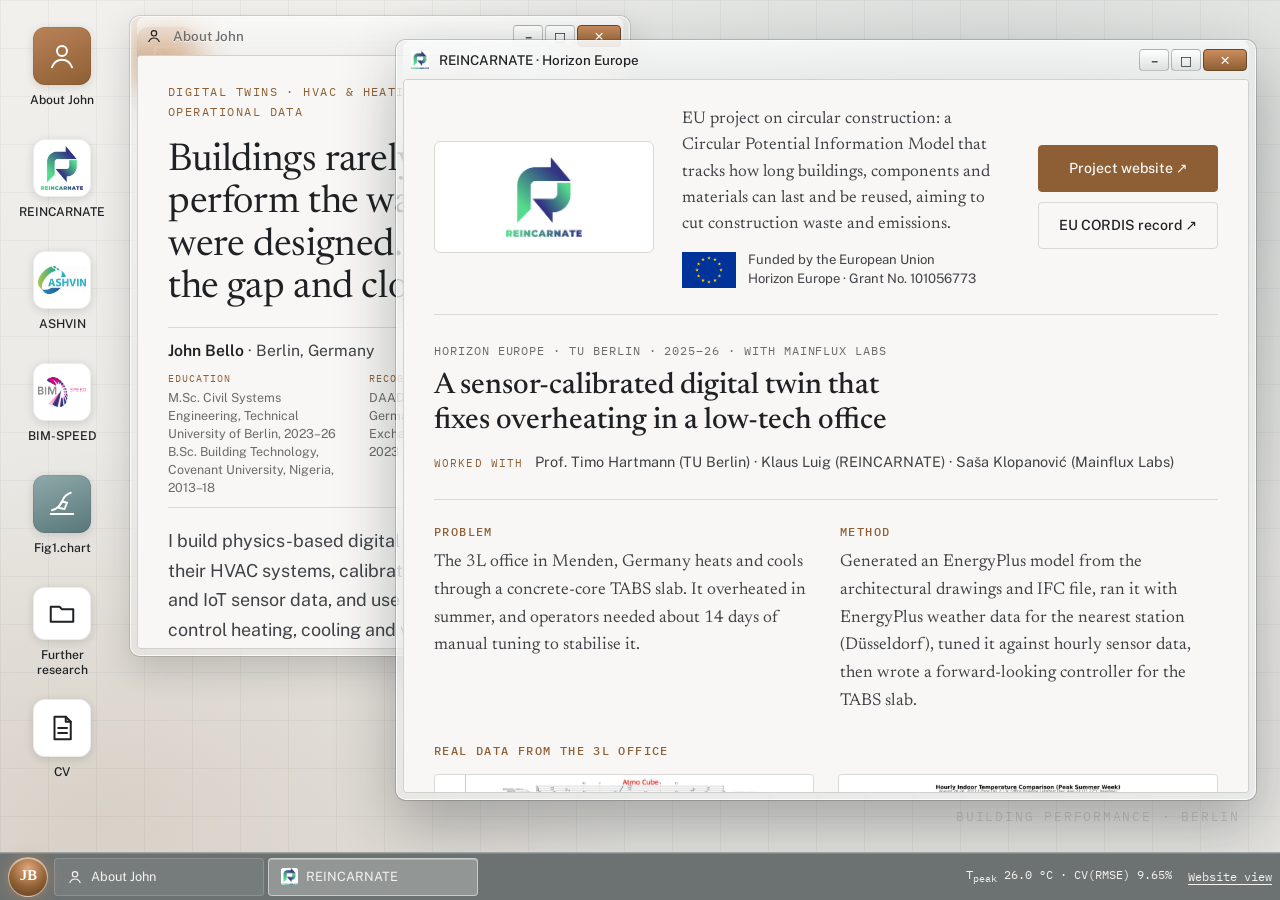
<file: os.html>
<!doctype html>
<html lang="en">
<head>
  <meta charset="utf-8">
  <meta name="viewport" content="width=device-width, initial-scale=1, viewport-fit=cover">
  <meta name="color-scheme" content="light">
  <title>John Bello · Desktop</title>
  <meta name="description" content="John Bello's portfolio as a desktop: EU research projects on digital twins, HVAC and building performance, each in its own window.">
  <link rel="preconnect" href="https://fonts.googleapis.com">
  <link rel="preconnect" href="https://fonts.gstatic.com" crossorigin>
  <link href="https://fonts.googleapis.com/css2?family=Newsreader:ital,opsz,wght@0,6..72,400;0,6..72,500;1,6..72,400&family=Public+Sans:wght@400;500;600;700&family=IBM+Plex+Mono:wght@400;500&display=swap" rel="stylesheet">
  <link rel="stylesheet" href="style.css">
  <link rel="stylesheet" href="os.css">
</head>
<body class="os">
  <div class="desk" id="desk">
    <header class="home-head">
      <p class="kicker">Digital twins · HVAC &amp; heating systems</p>
      <h1>John Bello</h1>
      <p>Building performance engineer, Berlin. Tap a project to open it.</p>
    </header>
    <nav class="icons" id="icons" aria-label="Desktop"></nav>
    <p class="wallmark" aria-hidden="true">John Bello<span>Building performance · Berlin</span></p>
  </div>

  <div class="startmenu" id="startmenu" hidden>
    <div class="sm-head"><span class="sm-avatar">JB</span><div><strong>John Bello</strong><span>Building performance engineer</span></div></div>
    <ul id="sm-list"></ul>
    <div class="sm-foot">
      <a href="index.html">Website view</a>
      <a href="https://www.linkedin.com/in/john-bello-79458b165" target="_blank" rel="noopener">LinkedIn ↗</a>
    </div>
  </div>

  <footer class="taskbar" id="taskbar">
    <button class="start" id="start" aria-label="Start menu" aria-expanded="false" aria-controls="startmenu">JB</button>
    <div class="tasks" id="tasks"></div>
    <div class="tray">
      <span class="readout" title="From the REINCARNATE project">T<sub>peak</sub> 26.0 °C · CV(RMSE) 9.65%</span>
      <a href="index.html" class="tray-link">Website view</a>
    </div>
  </footer>

  <nav class="dock" id="dock" aria-label="Quick links">
    <button data-open="home">Home</button>
    <button data-open="reincarnate">Research</button>
    <button data-open="cv">CV</button>
    <button data-open="contact">Contact</button>
  </nav>

  <noscript><p class="nojs">This view needs JavaScript. <a href="index.html">Open the website view</a>.</p></noscript>
  <script src="os.js"></script>
</body>
</html>
</file>
<file: style.css>
/* Light only, by design: a printed research paper. */
/* Layout: a research paper's page — title block with a chart figure, then numbered sections. */
:root {
  /* Palette from the materials of the 3L office (the REINCARNATE case-study building):
     exposed concrete, oak timber frame, glazing, graphite. */
  --paper: #efeeeb;      /* concrete */
  --sheet: #f8f7f5;
  --ink: #1f2124;        /* graphite */
  --ink-2: #3f4246;
  --muted: #6a6b6c;
  --rule: #d9d8d4;
  --accent: #8e5f34;     /* oak: buttons, labels, links */
  --accent-deep: #744c28;
  --comfort: #587779;    /* glass: comfort and improved states */
  --heat: #a8693a;       /* warm oak: overheated / as-built states */
  --bar-a: #a8693a;
  --bar-b: #587779;
  --serif: "Newsreader", Georgia, "Times New Roman", serif;
  --sans: "Public Sans", system-ui, -apple-system, "Segoe UI", sans-serif;
  --mono: "IBM Plex Mono", ui-monospace, Menlo, monospace;
  color-scheme: light;
}

* { box-sizing: border-box; }
html { scroll-behavior: smooth; scroll-padding-top: 76px; }
body { margin: 0; background: var(--paper); color: var(--ink); font: 17px/1.65 var(--sans); -webkit-font-smoothing: antialiased; }
h1, h2, h3, h4, p { margin: 0; }
h1, h2, h3 { text-wrap: balance; }
a { color: var(--accent); text-decoration-thickness: 1px; text-underline-offset: 3px; }
a:focus-visible, .btn:focus-visible { outline: 2px solid var(--accent); outline-offset: 3px; border-radius: 4px; }
strong { color: var(--ink); font-weight: 600; }
.wrap { max-width: 1120px; margin: 0 auto; padding-left: max(20px, env(safe-area-inset-left, 0px)); padding-right: max(20px, env(safe-area-inset-right, 0px)); }

/* masthead */
.masthead { position: sticky; top: 0; z-index: 10; background: color-mix(in srgb, var(--paper) 88%, transparent); backdrop-filter: blur(8px); border-bottom: 1px solid var(--rule); }
.bar { display: flex; align-items: center; justify-content: space-between; height: 62px; gap: 20px; }
.brand { font-family: var(--serif); font-size: 1.3rem; color: var(--ink); text-decoration: none; }
nav { display: flex; gap: 26px; font-size: .92rem; }
nav a { color: var(--ink-2); text-decoration: none; }
nav a:hover { color: var(--accent); }
.nav-cta { color: var(--accent) !important; font-weight: 600; }

/* hero */
.hero { padding-block: 72px 56px; }
.hero-grid { display: grid; grid-template-columns: minmax(0, 1.05fr) minmax(0, 1fr); gap: 56px; align-items: center; }
.hero-text { display: flex; flex-direction: column; gap: 22px; min-width: 0; }
.kicker { font-family: var(--mono); font-size: .76rem; letter-spacing: .12em; text-transform: uppercase; color: var(--accent); }
.hero h1 { font-family: var(--serif); font-weight: 400; font-size: clamp(2.3rem, 5vw, 3.6rem); line-height: 1.08; letter-spacing: -.015em; }
.byline { font-size: .98rem; color: var(--ink-2); border-top: 1px solid var(--rule); border-bottom: 1px solid var(--rule); padding-block: 10px; }
.lede { font-size: 1.12rem; color: var(--ink-2); max-width: 58ch; }
.actions { display: flex; flex-wrap: wrap; gap: 12px; }
.btn { display: inline-block; padding: 11px 20px; border: 1px solid var(--rule); border-radius: 4px; color: var(--ink); background: var(--sheet); text-decoration: none; font-weight: 500; font-size: .95rem; }
.btn:hover { border-color: var(--accent); }
.btn.primary { background: var(--accent); border-color: var(--accent); color: var(--sheet); }
.btn.primary:hover { background: var(--accent-deep); border-color: var(--accent-deep); }

/* Fig. 1 psychrometric chart */
.psy { margin: 0; min-width: 0; }
.psy svg { width: 100%; height: auto; display: block; }
.psy-grid line { stroke: var(--rule); stroke-width: 1; }
.psy-axis { stroke: var(--ink); stroke-width: 1.4; }
.psy-sat { fill: none; stroke: var(--ink); stroke-width: 2; }
.psy-rh { fill: none; stroke: var(--muted); stroke-width: 1; stroke-dasharray: 4 4; }
.psy-zone { fill: var(--comfort); fill-opacity: .18; stroke: var(--comfort); stroke-width: 1.5; }
.psy-path { stroke: var(--heat); stroke-width: 2; stroke-dasharray: 6 5; }
.psy-head { fill: none; stroke: var(--heat); stroke-width: 2; }
.psy-hot { fill: var(--heat); }
.psy-ok { fill: var(--comfort); }
.psy-label text { font-family: var(--mono); font-size: 11px; fill: var(--muted); }
.psy-label .t-ok { fill: var(--comfort); }
.psy-label .t-hot { fill: var(--heat); }
.psy-label .t-narrow { display: none; }
@media (prefers-reduced-motion: no-preference) {
  .psy-hot { animation: pulse 2.4s ease-in-out infinite; transform-origin: 436px 181px; }
  @keyframes pulse { 50% { transform: scale(1.35); } }
}
figcaption { font-size: .86rem; line-height: 1.55; color: var(--muted); margin-top: 10px; }
.fig { font-family: var(--mono); color: var(--accent); margin-right: 4px; }

/* evidence strip */
.evidence { display: grid; grid-template-columns: repeat(4, minmax(0, 1fr)); margin: 56px 0 0; border-top: 2px solid var(--ink); }
.evidence div { padding: 18px 20px 0 0; }
.evidence div + div { padding-left: 20px; border-left: 1px solid var(--rule); }
.evidence dt { font-family: var(--serif); font-size: 2.3rem; line-height: 1.1; }
.evidence dd { margin: 6px 0 0; font-size: .88rem; color: var(--muted); }

/* sections */
.sec { padding-block: 80px; border-top: 1px solid var(--rule); }
.sec-head { display: flex; align-items: baseline; gap: 16px; margin-bottom: 14px; }
.sec-no { font-family: var(--mono); font-size: 1rem; color: var(--accent); }
.sec-head h2, .contact h2 { font-family: var(--serif); font-weight: 500; font-size: clamp(1.8rem, 4vw, 2.5rem); letter-spacing: -.01em; }
.sec-intro { color: var(--ink-2); font-size: 1.08rem; max-width: 62ch; margin-bottom: 32px; }

/* claims table */
.table-scroll { overflow-x: auto; }
.claims { width: 100%; min-width: 640px; border-collapse: collapse; font-size: .97rem; }
.claims th, .claims td { text-align: left; vertical-align: top; padding: 16px 18px 16px 0; border-bottom: 1px solid var(--rule); }
.claims thead th { font-family: var(--mono); font-size: .72rem; letter-spacing: .1em; text-transform: uppercase; color: var(--muted); font-weight: 500; border-bottom: 2px solid var(--ink); }
.claims tbody th { font-family: var(--serif); font-weight: 500; font-size: 1.12rem; width: 26%; }
.claims td { color: var(--ink-2); }
.claims td:last-child { font-family: var(--mono); font-size: .8rem; color: var(--accent); width: 18%; padding-right: 0; }

/* research papers */
.paper { background: var(--sheet); border: 1px solid var(--rule); border-radius: 6px; padding: 36px; display: flex; flex-direction: column; gap: 26px; margin-top: 28px; }
.paper-head { display: flex; justify-content: space-between; align-items: flex-start; gap: 24px; }
.paper-meta { font-family: var(--mono); font-size: .74rem; letter-spacing: .08em; text-transform: uppercase; color: var(--muted); margin-bottom: 8px; }
.paper h3 { font-family: var(--serif); font-weight: 500; font-size: clamp(1.4rem, 3vw, 1.85rem); line-height: 1.2; }
.mark { flex: none; font-family: var(--sans); font-weight: 700; font-size: .85rem; letter-spacing: .06em; padding: 7px 11px; border: 1.5px solid currentColor; border-radius: 4px; }
.mark-reincarnate { color: var(--ink); }
.mark-ashvin { color: var(--ink); }
.mark-bimspeed { color: var(--ink); }
.abstract { display: grid; grid-template-columns: repeat(3, minmax(0, 1fr)); gap: 28px; border-top: 1px solid var(--rule); padding-top: 22px; }
.abstract h4 { font-family: var(--mono); font-size: .72rem; font-weight: 500; letter-spacing: .12em; text-transform: uppercase; color: var(--accent); margin-bottom: 8px; }
.abstract p { font-family: var(--serif); font-size: 1.08rem; line-height: 1.6; color: var(--ink-2); }
.flow { margin: 0; }
.flow ol { list-style: none; margin: 0; padding: 0; display: flex; flex-wrap: wrap; gap: 10px; counter-reset: step; }
.flow li { counter-increment: step; font-size: .9rem; padding: 9px 14px; border: 1px solid var(--rule); border-radius: 4px; background: var(--paper); position: relative; }
.flow li::before { content: counter(step); font-family: var(--mono); font-size: .72rem; color: var(--accent); margin-right: 8px; }
.flow li + li { margin-left: 18px; }
.flow li + li::after { content: "→"; position: absolute; left: -22px; top: 50%; transform: translateY(-50%); color: var(--muted); }
.chart { margin: 0; }
.chart svg { width: 100%; max-width: 640px; height: auto; display: block; }
.c-grid line { stroke: var(--rule); }
.c-axis text { font-family: var(--mono); font-size: 11px; fill: var(--muted); }
.c-val text { font-family: var(--mono); font-size: 12px; fill: var(--ink); }
.c-a { fill: var(--bar-a); } .c-b { fill: var(--bar-b); }
.c-limit { stroke: var(--ink); stroke-width: 1.5; stroke-dasharray: 6 4; }
.lg { display: inline-flex; align-items: center; gap: 6px; white-space: nowrap; margin-right: 10px; }
.key { display: inline-block; width: 12px; height: 12px; border-radius: 2px; }
.key-a { background: var(--bar-a); } .key-b { background: var(--bar-b); }
.key-limit { width: 16px; height: 0; border-top: 2px dashed var(--ink); border-radius: 0; }
.paper-foot { display: flex; justify-content: space-between; align-items: center; flex-wrap: wrap; gap: 16px; border-top: 1px solid var(--rule); padding-top: 20px; }
.tags { list-style: none; margin: 0; padding: 0; display: flex; flex-wrap: wrap; gap: 8px; }
.tags li { font-family: var(--mono); font-size: .8rem; color: var(--ink-2); background: var(--paper); border: 1px solid var(--rule); padding: 4px 10px; border-radius: 3px; }
.links { display: flex; gap: 20px; align-items: baseline; }
.links a:not(.more) { font-size: .88rem; color: var(--muted); }
.more { font-weight: 600; font-size: .95rem; }
.also { margin-top: 40px; display: grid; grid-template-columns: 180px minmax(0, 1fr); gap: 24px; }
.also h3 { font-family: var(--mono); font-size: .76rem; font-weight: 500; letter-spacing: .12em; text-transform: uppercase; color: var(--muted); padding-top: 4px; }
.also ul { margin: 0; padding: 0; list-style: none; display: flex; flex-direction: column; gap: 12px; color: var(--ink-2); }

/* experience */
.cv { list-style: none; margin: 28px 0 0; padding: 0; border-top: 2px solid var(--ink); }
.cv li { display: grid; grid-template-columns: 140px minmax(0, 1fr); gap: 24px; padding: 18px 0; border-bottom: 1px solid var(--rule); }
.when { font-family: var(--mono); font-size: .85rem; color: var(--muted); padding-top: 3px; font-variant-numeric: tabular-nums; }
.cv h3 { font-family: var(--serif); font-weight: 500; font-size: 1.2rem; }
.org { color: var(--muted); font-size: .95rem; margin-top: 2px; }

/* methods */
.methods { display: grid; grid-template-columns: repeat(2, minmax(0, 1fr)); gap: 0 48px; margin-top: 28px; border-top: 2px solid var(--ink); }
.methods div { padding: 18px 0; border-bottom: 1px solid var(--rule); }
.methods h3, .creds h3 { font-family: var(--mono); font-size: .74rem; font-weight: 500; letter-spacing: .12em; text-transform: uppercase; color: var(--accent); margin-bottom: 6px; }
.methods p, .creds p { color: var(--ink-2); }
.creds { display: grid; grid-template-columns: 1.4fr 1fr 1fr; gap: 32px; margin-top: 40px; }

/* contact + colophon */
.contact { text-align: left; }
.contact h2 { margin: 12px 0 14px; max-width: 22ch; }
.colophon { border-top: 1px solid var(--rule); padding-block: 28px 44px; font-family: var(--serif); color: var(--muted); }

@media (max-width: 900px) {
  .hero-grid { grid-template-columns: 1fr; gap: 36px; }
  .evidence { grid-template-columns: repeat(2, minmax(0, 1fr)); }
  .evidence div:nth-child(3) { padding-left: 0; border-left: 0; }
  .evidence div { padding-bottom: 18px; }
  .abstract { grid-template-columns: 1fr; gap: 18px; }
  .creds { grid-template-columns: 1fr; gap: 20px; }
}
@media (max-width: 700px) {
  .hero { padding-block: 44px 40px; }
  .sec { padding-block: 56px; }
  .paper { padding: 22px; }
  .paper-head { flex-direction: column-reverse; gap: 12px; }
  .methods { grid-template-columns: 1fr; }
  .cv li, .also { grid-template-columns: 1fr; gap: 4px; }
  .flow li + li { margin-left: 0; }
  .flow li + li::after { content: none; }
}

/* project figures, asides and further projects */
.paper-sub { font-family: var(--serif); font-size: 1rem; color: var(--muted); margin-top: 8px; max-width: 70ch; }
.figs { display: grid; grid-template-columns: minmax(0, 1.25fr) minmax(0, 1fr); gap: 32px; align-items: start; }
.r-base { stroke: var(--heat); stroke-width: 4; stroke-linecap: round; }
.r-base-dot { fill: var(--heat); }
.r-auto { stroke: var(--comfort); stroke-width: 4; stroke-linecap: round; }
.r-auto-dot { fill: var(--comfort); }
.key-base { background: var(--heat); } .key-auto { background: var(--comfort); }
.rounds { margin: 0; overflow-x: auto; }
.rounds table { width: 100%; border-collapse: collapse; font-size: .9rem; font-variant-numeric: tabular-nums; }
.rounds caption { text-align: left; font-size: .86rem; color: var(--muted); padding-bottom: 10px; caption-side: top; }
.rounds th { font-family: var(--mono); font-size: .7rem; font-weight: 500; letter-spacing: .08em; text-transform: uppercase; color: var(--muted); text-align: left; padding: 8px 10px 8px 0; border-bottom: 2px solid var(--ink); }
.rounds td { padding: 9px 10px 9px 0; border-bottom: 1px solid var(--rule); color: var(--ink-2); }
.rounds td:first-child { font-family: var(--mono); color: var(--accent); }
.aside { font-size: .95rem; color: var(--ink-2); border-left: 2px solid var(--accent); padding-left: 14px; }
.minor { display: grid; grid-template-columns: repeat(2, minmax(0, 1fr)); gap: 24px; margin-top: 28px; }
.minor-card { background: var(--sheet); border: 1px solid var(--rule); border-radius: 6px; padding: 26px; display: flex; flex-direction: column; gap: 12px; }
.minor-card header { display: flex; justify-content: space-between; align-items: flex-start; gap: 16px; }
.minor-card .paper-meta { margin: 0; }
.minor-card h3 { font-family: var(--serif); font-weight: 500; font-size: 1.35rem; line-height: 1.25; }
.minor-card > p { font-family: var(--serif); font-size: 1.05rem; line-height: 1.6; color: var(--ink-2); }
.minor-card .tags { margin-top: auto; padding-top: 6px; }
.minor-logo { display: flex; align-items: center; height: 56px; padding: 10px 14px; background: #ffffff; border: 1px solid var(--rule); border-radius: 6px; align-self: flex-start; }
.minor-logo img { height: 34px; width: auto; max-width: 100%; }
.minor-logo:hover { border-color: var(--accent); }
.minor-btn { align-self: flex-start; margin-top: 4px; }
.minor-wide { grid-column: 1 / -1; }
.lca-opts { border-collapse: collapse; font-size: .92rem; max-width: 420px; }
.lca-opts caption { text-align: left; font-family: var(--mono); font-size: .72rem; letter-spacing: .12em; text-transform: uppercase; color: var(--accent); padding-bottom: 6px; }
.lca-opts th, .lca-opts td { text-align: left; padding: 6px 14px 6px 0; border-bottom: 1px solid var(--rule); font-weight: 400; }
.lca-opts th { color: var(--muted); white-space: nowrap; }
.lca-figs { display: grid; grid-template-columns: minmax(0, 1.1fr) minmax(0, 1fr); gap: 24px; align-items: start; margin-top: 6px; }
.lca-tl { display: flex; flex-direction: column; gap: 8px; }
.lca-figs .zoom img { aspect-ratio: auto; }
.topsis { margin-top: 4px; }
.topsis-runs { display: grid; grid-template-columns: repeat(2, minmax(0, 1fr)); gap: 28px; margin-top: 10px; }
.topsis-run { font-weight: 600; font-size: .92rem; margin-bottom: 6px; }
.topsis-row { display: grid; grid-template-columns: 74px minmax(0, 1fr) 52px; align-items: center; gap: 10px; font-size: .9rem; margin-bottom: 6px; }
.topsis-row b { font-weight: 500; text-align: right; font-variant-numeric: tabular-nums; }
.topsis-bar { display: block; height: 10px; background: var(--rule); border-radius: 2px; overflow: hidden; }
.topsis-bar i { display: block; height: 100%; background: var(--accent); }
.lca-note { font-size: .92rem !important; color: var(--muted) !important; font-style: italic; }
@media (max-width: 760px) { .lca-figs, .topsis-runs { grid-template-columns: 1fr; } }
@media (max-width: 900px) {
  .figs, .minor { grid-template-columns: 1fr; }
}

/* collaborators and partner */
.collab { font-size: .9rem; color: var(--ink-2); margin-top: 10px; }
.collab span { font-family: var(--mono); font-size: .7rem; letter-spacing: .1em; text-transform: uppercase; color: var(--accent); margin-right: 8px; }
.aside a { font-weight: 600; }
.partner { margin-top: 28px; border: 1px solid var(--rule); border-top: 3px solid var(--ink); border-radius: 6px; padding: 30px 36px; background: var(--paper); display: flex; flex-direction: column; gap: 14px; }
.partner-head { display: flex; justify-content: space-between; align-items: flex-start; gap: 16px; }
.partner-head .paper-meta { margin: 0; }
.partner h3 { font-family: var(--serif); font-weight: 500; font-size: 1.6rem; }
.partner-body { display: grid; grid-template-columns: minmax(0, 1.2fr) minmax(0, 1fr); gap: 32px; }
.partner-body > p { font-family: var(--serif); font-size: 1.05rem; line-height: 1.6; color: var(--ink-2); }
.partner-list { margin: 0; padding: 0; list-style: none; display: flex; flex-direction: column; gap: 10px; font-size: .95rem; color: var(--ink-2); }
.partner-list li { border-left: 2px solid var(--accent); padding-left: 12px; }
.mark-mainflux { color: var(--ink); }
@media (max-width: 900px) { .partner-body { grid-template-columns: 1fr; gap: 16px; } .partner { padding: 22px; } }

/* heating system panel */
.system { border: 1px solid var(--rule); border-radius: 6px; padding: 20px 22px; background: var(--paper); }
.system h4 { font-family: var(--mono); font-size: .72rem; font-weight: 500; letter-spacing: .12em; text-transform: uppercase; color: var(--accent); margin-bottom: 12px; }
.system dl { margin: 0; display: grid; grid-template-columns: repeat(4, minmax(0, 1fr)); gap: 20px; }
.system dt { font-family: var(--serif); font-size: 1.08rem; font-weight: 500; margin-bottom: 4px; }
.system dd { margin: 0; font-size: .9rem; line-height: 1.5; color: var(--ink-2); }
@media (max-width: 900px) { .system dl { grid-template-columns: 1fr 1fr; } }
@media (max-width: 560px) { .system dl { grid-template-columns: 1fr; } }

/* ---------- phone layout ---------- */
@media (max-width: 700px) {
  html { scroll-padding-top: 104px; }
  body { font-size: 16px; }
  /* menu: name on top, all links in a swipeable row */
  .bar { height: auto; flex-direction: column; align-items: stretch; gap: 4px; padding-block: 10px 0; }
  nav { gap: 20px; overflow-x: auto; white-space: nowrap; padding-bottom: 10px; scrollbar-width: none; -webkit-overflow-scrolling: touch; }
  nav::-webkit-scrollbar { display: none; }
  nav a { font-size: .9rem; }

  .hero h1 { font-size: 2.1rem; }
  .lede { font-size: 1.02rem; }
  .actions .btn { flex: 1 1 auto; text-align: center; }

  /* charts: keep labels readable when the SVG shrinks */
  .psy-label text { font-size: 17px; }
  .psy-label .t-rh, .psy-label .t-wide { display: none; }
  .psy-label .t-narrow { display: inline; }
  .chart .c-axis text, .chart .c-val text { font-size: 19px; }
  figcaption { font-size: .82rem; }

  /* evidence numbers: one per row, number beside its explanation */
  .evidence { grid-template-columns: 1fr; margin-top: 40px; }
  .evidence div, .evidence div + div, .evidence div:nth-child(3) { display: grid; grid-template-columns: 8.6rem minmax(0, 1fr); gap: 12px; align-items: baseline; padding: 14px 0; border-left: 0; border-bottom: 1px solid var(--rule); }
  .evidence dt { font-size: 1.45rem; white-space: nowrap; }
  .evidence dd { margin: 0; }

  /* claims table becomes stacked cards */
  .table-scroll { overflow: visible; }
  .claims { min-width: 0; }
  .claims thead { display: none; }
  .claims, .claims tbody, .claims tr, .claims th, .claims td { display: block; width: auto; }
  .claims tr { padding: 16px 0; border-bottom: 1px solid var(--rule); }
  .claims tbody tr:first-child { border-top: 2px solid var(--ink); }
  .claims th, .claims td { border: 0; padding: 0; }
  .claims tbody th { width: auto; margin-bottom: 6px; }
  .claims td:last-child { width: auto; margin-top: 8px; }

  .rounds table { font-size: .84rem; }
  .rounds td, .rounds th { padding-right: 8px; }
  .rounds td:nth-child(n+3) { white-space: nowrap; }

  .sec-head h2, .contact h2 { font-size: 1.75rem; line-height: 1.2; }
  .paper h3 { font-size: 1.35rem; }
  .abstract p { font-size: 1rem; }
  .system { padding: 16px; }
  .partner-head, .minor-card header { flex-direction: column-reverse; gap: 10px; }
}

/* EU project banners: logo, funding line with EU emblem, official links */
.proj { display: grid; grid-template-columns: 220px minmax(0, 1fr) auto; gap: 28px; align-items: center; padding-bottom: 26px; border-bottom: 1px solid var(--rule); }
.proj-logo { display: flex; align-items: center; justify-content: center; height: 112px; padding: 16px; background: #ffffff; border: 1px solid var(--rule); border-radius: 6px; text-decoration: none; }
.proj-logo img { max-width: 100%; max-height: 80px; object-fit: contain; }
.logo-fallback { display: none; font-weight: 700; font-size: 1.25rem; letter-spacing: .06em; color: var(--ink); }
.proj-logo.nologo .logo-fallback { display: block; }
.proj-logo:hover { border-color: var(--accent); }
.proj-desc { font-family: var(--serif); font-size: 1.06rem; line-height: 1.55; color: var(--ink-2); }
.proj-fund { display: flex; gap: 12px; align-items: center; margin-top: 14px; font-size: .82rem; line-height: 1.4; color: var(--ink-2); }
.eu-flag { width: 54px; height: 36px; flex: none; display: block; }
.proj-links { display: flex; flex-direction: column; gap: 10px; }
.proj-links .btn { white-space: nowrap; text-align: center; font-size: .88rem; }
@media (max-width: 900px) {
  .proj { grid-template-columns: 160px minmax(0, 1fr); }
  .proj-links { grid-column: 1 / -1; flex-direction: row; flex-wrap: wrap; }
}
@media (max-width: 600px) {
  .proj { grid-template-columns: 1fr; gap: 18px; }
  .proj-logo { height: 96px; }
  .proj-links .btn { flex: 1 1 auto; }
}
.partner-logo { display: flex; align-items: center; justify-content: center; width: 72px; height: 72px; padding: 8px; background: #ffffff; border: 1px solid var(--rule); border-radius: 6px; flex: none; }
.partner-logo img { max-width: 100%; max-height: 100%; object-fit: contain; }

/* real figures from the project, right under the project banner */
.feature-figs { display: flex; flex-direction: column; gap: 14px; padding-bottom: 26px; border-bottom: 1px solid var(--rule); }
.gal-h { font-family: var(--mono); font-size: .72rem; font-weight: 500; letter-spacing: .12em; text-transform: uppercase; color: var(--accent); }
.feat-grid { display: grid; grid-template-columns: repeat(2, minmax(0, 1fr)); gap: 24px; }
.feat { margin: 0; min-width: 0; display: flex; flex-direction: column; }
.zoom { display: block; width: 100%; padding: 0; border: 1px solid var(--rule); border-radius: 4px; background: #ffffff; cursor: zoom-in; overflow: hidden; }
.zoom img { display: block; width: 100%; height: auto; transition: transform .25s ease; }
@media (prefers-reduced-motion: no-preference) { .zoom:hover img { transform: scale(1.02); } }
.zoom:focus-visible { outline: 2px solid var(--accent); outline-offset: 2px; }
.feat figcaption { margin-top: 10px; font-size: .9rem; line-height: 1.5; color: var(--ink-2); }
.feat figcaption strong { color: var(--ink); font-weight: 600; }
.lightbox { width: min(1200px, 94vw); max-height: 92vh; padding: 16px; border: 0; border-radius: 6px; background: var(--sheet); color: var(--ink); }
.lightbox::backdrop { background: rgba(20, 22, 24, .72); }
.lightbox img { display: block; width: 100%; max-height: 76vh; object-fit: contain; background: #ffffff; }
.lightbox p { margin-top: 10px; font-size: .9rem; color: var(--ink-2); }
.lightbox form { display: flex; justify-content: flex-end; margin-bottom: 8px; }
.lb-close { border: 1px solid var(--rule); background: var(--paper); border-radius: 4px; padding: 6px 12px; font: 500 .85rem var(--sans); cursor: pointer; }
@media (max-width: 700px) {
  .feat-grid { grid-template-columns: 1fr; gap: 20px; }
  .lightbox { padding: 10px; }
}
.feat-one { max-width: 880px; }
.feat-one figcaption { font-size: .95rem; max-width: 72ch; }
.abstract.two { grid-template-columns: repeat(2, minmax(0, 1fr)); }
.feat-grid .zoom img { aspect-ratio: 1003 / 514; object-fit: contain; background: #ffffff; }
.result-row h4 { font-family: var(--mono); font-size: .72rem; font-weight: 500; letter-spacing: .12em; text-transform: uppercase; color: var(--accent); margin-bottom: 8px; }
.result-row p { font-family: var(--serif); font-size: 1.12rem; line-height: 1.6; color: var(--ink-2); max-width: 80ch; }
@media (max-width: 900px) { .abstract.two { grid-template-columns: 1fr; } }
.partners-mini { border-left: 2px solid var(--accent); padding-left: 14px; }
.partners-mini h4 { font-family: var(--mono); font-size: .72rem; font-weight: 500; letter-spacing: .12em; text-transform: uppercase; color: var(--accent); margin-bottom: 6px; }
.partners-mini ul { list-style: none; margin: 0; padding: 0; display: flex; flex-direction: column; gap: 4px; font-size: .95rem; color: var(--ink-2); }
.partners-mini a { white-space: nowrap; }

/* redrawn ASHVIN anomaly chart, research-plot style */
.an-plot { border: 1px solid var(--rule); border-radius: 4px; background: #ffffff; padding: 10px 8px 4px; }
.an-plot svg { display: block; width: 100%; height: auto; }
.an-grid line { stroke: #e6e5e1; stroke-width: 1; }
.an-frame { fill: none; stroke: var(--ink); stroke-width: 1.2; }
.an-tk { stroke: var(--ink); stroke-width: 1; }
.an-tick text { font-family: var(--mono); font-size: 11px; fill: var(--ink-2); }
.an-lab { font-family: var(--sans); font-size: 12px; fill: var(--ink); }
.an-dot circle, .an-dot-1 { fill: var(--heat); fill-opacity: .55; }
.an-dot-1 { fill-opacity: .8; }
.an-line { fill: none; stroke: var(--ink); stroke-width: 1.4; stroke-linejoin: round; }
.an-lead { stroke: var(--muted); stroke-width: .8; }
.an-note { font-family: var(--serif); font-style: italic; font-size: 12px; fill: var(--ink-2); }
.an-legend text { font-family: var(--sans); font-size: 11px; fill: var(--ink-2); }
@media (max-width: 700px) {
  .an-tick text { font-size: 15px; } .an-lab { font-size: 15px; }
  .an-legend, .an-note, .an-lead { display: none; }
}
.bg-a { fill: var(--heat); } .bg-b { fill: var(--comfort); }
.bg-val { font-family: var(--mono); font-size: 12px; fill: var(--ink); }
.bg-sub { font-size: 10px; fill: var(--muted); }
.bg-lim { stroke: var(--ink); stroke-width: 1.3; stroke-dasharray: 6 4; }
.gd-photo img { object-fit: cover; }
@media (max-width: 700px) { .bg-val { font-size: 15px; } .bg-sub { font-size: 13px; } }

/* hero card: core skills beside an isometric building, light mode */
.hero-card { margin: 0; min-width: 0; display: grid; grid-template-columns: minmax(0, .9fr) minmax(0, 1.1fr); gap: 22px; align-items: center; background: var(--sheet); border: 1px solid var(--rule); border-radius: 6px; padding: 22px; }
.steps { list-style: none; margin: 0; padding: 0; display: flex; flex-direction: column; gap: 14px; }
.steps li { display: grid; grid-template-columns: 30px minmax(0, 1fr); gap: 8px; align-items: baseline; }
.step-no { font-family: var(--mono); font-size: .78rem; color: var(--accent); }
.steps h3 { font-family: var(--serif); font-weight: 500; font-size: 1.08rem; line-height: 1.2; }
.steps p { font-size: .86rem; line-height: 1.45; color: var(--ink-2); margin-top: 2px; }
.iso svg { display: block; width: 100%; height: auto; }
.iso-bg line { stroke: var(--rule); stroke-width: 1; opacity: .6; }
.iso-mull line { stroke: var(--comfort); stroke-width: 1.2; opacity: .35; }
.iso-line polygon, .iso-line polyline, .iso-line line { fill: none; stroke: var(--comfort); stroke-width: 2.2; }
.iso-zone { fill: var(--heat); fill-opacity: .28; stroke: var(--heat); stroke-width: 3; }
.iso-lead { stroke: var(--heat); stroke-width: 2; }
.iso-dot { fill: var(--heat); }
.iso-tag { fill: #ffffff; stroke: var(--heat); stroke-width: 2; }
.iso-t1 { font-family: var(--mono); font-size: 21px; fill: var(--heat); letter-spacing: .02em; }
.iso-t2 { font-family: var(--mono); font-size: 22px; fill: var(--ink); }
/* keep skills and drawing side by side at every width; shrink the text instead */
@media (max-width: 1100px) {
  .hero-card { gap: 14px; padding: 16px; }
  .steps { gap: 10px; }
  .steps li { grid-template-columns: 22px minmax(0, 1fr); gap: 4px; }
  .steps h3 { font-size: .95rem; }
  .steps p { font-size: .78rem; line-height: 1.4; }
}
@media (max-width: 560px) {
  .hero-card { grid-template-columns: minmax(0, 1fr) minmax(0, 1fr); gap: 10px; padding: 12px; }
  .steps { gap: 8px; }
  .steps li { grid-template-columns: 18px minmax(0, 1fr); }
  .step-no { font-size: .66rem; }
  .steps h3 { font-size: .86rem; }
  .steps p { font-size: .7rem; line-height: 1.35; }
}
.skills-col { min-width: 0; display: flex; flex-direction: column; gap: 14px; }
.skills-h { font-family: var(--mono); font-size: .74rem; font-weight: 500; letter-spacing: .12em; text-transform: uppercase; color: var(--accent); }
@media (max-width: 560px) { .skills-col { gap: 10px; } .skills-h { font-size: .64rem; letter-spacing: .08em; } }

/* compact experience, right under the intro */
.exp-strip { margin-top: 48px; padding-top: 18px; border-top: 2px solid var(--ink); display: flex; flex-direction: column; gap: 6px; }
.cv-compact { margin: 0; border-top: 0; }
.cv-compact li { grid-template-columns: 96px minmax(0, 1fr); gap: 16px; padding: 9px 0; }
.cv-compact .when { font-size: .76rem; padding-top: 2px; }
.cv-compact h3 { font-family: var(--sans); font-weight: 600; font-size: .92rem; line-height: 1.35; }
.cv-compact .org { font-size: .82rem; margin-top: 0; }
@media (max-width: 700px) {
  .exp-strip { margin-top: 32px; }
  .cv-compact li { grid-template-columns: 70px minmax(0, 1fr); gap: 10px; padding: 8px 0; }
  .cv-compact h3 { font-size: .86rem; }
  .cv-compact .org { font-size: .78rem; }
}

/* education, recognition and languages in the intro byline */
.byline { display: flex; flex-direction: column; gap: 8px; }
.by-name { font-size: .98rem; }
.by-creds { margin: 0; display: grid; grid-template-columns: minmax(0, 1.7fr) minmax(0, 1fr) minmax(0, .9fr); gap: 4px 18px; font-size: .78rem; line-height: 1.45; color: var(--muted); }
.by-creds dt { font-family: var(--mono); font-size: .64rem; letter-spacing: .1em; text-transform: uppercase; color: var(--accent); margin-bottom: 2px; }
.by-creds dd { margin: 0; }
@media (max-width: 700px) { .by-creds { grid-template-columns: 1fr; gap: 8px; } }
</file>
<file: os.css>
/* Desktop mode: Windows 7 "Aero" ideas (glass title bars, taskbar, start orb)
   rendered in the 3L palette: concrete desktop, glass chrome, oak accents. */
:root {
  --glass: rgba(236, 240, 239, .58);
  --glass-dim: rgba(236, 240, 239, .38);
  --glass-edge: rgba(255, 255, 255, .75);
  --bar-dark: rgba(28, 38, 40, .62);
  --taskbar-h: 48px;
  --dock-h: 64px;
}
html, body.os { height: 100%; }
body.os { overflow: hidden; background: var(--paper); }

/* desktop */
.desk { position: fixed; inset: 0 0 var(--taskbar-h) 0; overflow: hidden;
  background:
    radial-gradient(1100px 700px at 78% 18%, rgba(88, 119, 121, .20), transparent 62%),
    radial-gradient(900px 620px at 8% 96%, rgba(142, 95, 52, .14), transparent 60%),
    linear-gradient(180deg, #f1f0ed, #e4e3df); }
.desk::before { content: ""; position: absolute; inset: 0; pointer-events: none;
  background-image: linear-gradient(rgba(31, 33, 36, .045) 1px, transparent 1px), linear-gradient(90deg, rgba(31, 33, 36, .045) 1px, transparent 1px);
  background-size: 48px 48px; }
.wallmark { position: absolute; right: 40px; bottom: 28px; margin: 0; font-family: var(--serif); font-size: clamp(2rem, 4vw, 3.4rem); color: rgba(31, 33, 36, .14); text-align: right; line-height: 1; pointer-events: none; }
.wallmark span { display: block; font-family: var(--mono); font-size: .8rem; letter-spacing: .14em; text-transform: uppercase; margin-top: 10px; }
.home-head { display: none; }

.icons { position: absolute; top: 18px; left: 14px; bottom: 18px; display: grid; grid-auto-flow: column; grid-template-rows: repeat(auto-fill, 108px); gap: 4px 8px; align-content: start; }
.icon { width: 96px; display: flex; flex-direction: column; align-items: center; gap: 7px; padding: 8px 4px; border: 1px solid transparent; border-radius: 6px; background: none; color: var(--ink); font: 500 .76rem/1.25 var(--sans); text-align: center; cursor: pointer; }
.icon:hover, .icon:focus-visible { background: rgba(255, 255, 255, .45); border-color: var(--glass-edge); box-shadow: inset 0 0 0 1px rgba(88, 119, 121, .22); outline: none; }
.icon-img { width: 58px; height: 58px; border-radius: 12px; background: #ffffff; display: grid; place-items: center; box-shadow: 0 2px 8px rgba(20, 28, 30, .14), inset 0 0 0 1px rgba(31, 33, 36, .08); overflow: hidden; }
.icon-img img { max-width: 48px; max-height: 44px; object-fit: contain; }
.icon-img svg { width: 30px; height: 30px; fill: none; stroke: var(--ink); stroke-width: 1.6; stroke-linecap: round; stroke-linejoin: round; }
.icon-img.oak { background: linear-gradient(160deg, #b98257, #8e5f34); } .icon-img.oak svg { stroke: #fff; }
.icon-img.glass { background: linear-gradient(160deg, #8fa9aa, #587779); } .icon-img.glass svg { stroke: #fff; }

/* windows */
.win { position: absolute; display: flex; flex-direction: column; min-width: 320px; min-height: 180px; padding: 0 6px 6px; border-radius: 10px;
  background: var(--glass); border: 1px solid var(--glass-edge);
  -webkit-backdrop-filter: blur(18px) saturate(150%); backdrop-filter: blur(18px) saturate(150%);
  box-shadow: 0 26px 60px rgba(20, 28, 30, .30), 0 0 0 1px rgba(31, 33, 36, .20); }
.win.inactive { background: var(--glass-dim); box-shadow: 0 14px 34px rgba(20, 28, 30, .18), 0 0 0 1px rgba(31, 33, 36, .14); }
.win.inactive .win-title { color: var(--muted); }
.win[hidden] { display: none !important; }
.win-bar { display: flex; align-items: center; gap: 10px; height: 38px; padding: 0 2px 0 8px; cursor: grab; user-select: none; touch-action: none;
  background: linear-gradient(rgba(255, 255, 255, .6), rgba(255, 255, 255, .08)); border-radius: 8px 8px 0 0; }
.win.dragging .win-bar { cursor: grabbing; }
.win-icon { width: 18px; height: 18px; display: grid; place-items: center; flex: none; }
.win-icon img { max-width: 18px; max-height: 18px; }
.win-icon svg { width: 16px; height: 16px; fill: none; stroke: var(--ink); stroke-width: 1.8; }
.win-title { flex: 1; margin: 0; font: 500 .84rem var(--sans); white-space: nowrap; overflow: hidden; text-overflow: ellipsis; text-shadow: 0 1px 0 rgba(255, 255, 255, .8); }
.win-ctrl { display: flex; gap: 2px; }
.win-ctrl button { width: 30px; height: 22px; display: grid; place-items: center; padding: 0; border: 1px solid rgba(31, 33, 36, .28); border-radius: 4px; color: var(--ink);
  background: linear-gradient(rgba(255, 255, 255, .95), rgba(214, 220, 219, .75)); cursor: pointer; font: 600 .8rem var(--sans); }
.win-ctrl button:hover { background: linear-gradient(#ffffff, #e3ecec); border-color: rgba(88, 119, 121, .7); }
.win-ctrl [data-act="close"] { width: 44px; color: #fff; border-color: #6a4524; background: linear-gradient(#c98d5e, #8e5f34); }
.win-ctrl [data-act="close"]:hover { background: linear-gradient(#d69b6b, #9b6639); }
.win-ctrl button:focus-visible { outline: 2px solid var(--accent); outline-offset: 1px; }
.win-body { flex: 1; min-height: 0; overflow: auto; overscroll-behavior: contain; padding: 26px 30px; background: var(--sheet); border: 1px solid rgba(31, 33, 36, .18); border-radius: 4px; }
.win.max { left: 0 !important; top: 0 !important; width: 100% !important; height: 100% !important; border-radius: 0; }
.win.max .win-bar { cursor: default; border-radius: 0; }
.resize { position: absolute; right: 0; bottom: 0; width: 18px; height: 18px; cursor: nwse-resize; touch-action: none; }
.win.max .resize { display: none; }
@media (prefers-reduced-motion: no-preference) {
  .win.opening { animation: win-in .16s ease-out; }
  @keyframes win-in { from { opacity: 0; transform: scale(.97) translateY(8px); } }
}
.snap-hint { position: fixed; z-index: 8000; pointer-events: none; border-radius: 8px; background: rgba(88, 119, 121, .18); border: 1px solid rgba(255, 255, 255, .8); -webkit-backdrop-filter: blur(6px); backdrop-filter: blur(6px); }

/* page content inside windows */
.win-body .paper, .win-body .partner { margin: 0; padding: 0; border: 0; background: transparent; }
.win-body .hero-text { gap: 18px; }
.win-body .hero-text h1 { font-family: var(--serif); font-weight: 400; font-size: clamp(1.8rem, 3vw, 2.4rem); line-height: 1.1; letter-spacing: -.01em; }
.win-body .evidence { margin-top: 28px; grid-template-columns: repeat(2, minmax(0, 1fr)); }
.win-body .evidence div:nth-child(3) { padding-left: 0; border-left: 0; }
.win-body .evidence div { padding-bottom: 16px; }
.win-body .psy { max-width: 640px; }
.win-body h2.win-h { font-family: var(--serif); font-weight: 500; font-size: 1.5rem; margin: 0 0 12px; }
.win-body .win-h + .cv, .win-body .win-h + .methods { margin-top: 12px; }
.win-body .cv-block + .cv-block { margin-top: 36px; }
.win-body .contact h2 { margin-top: 10px; }

/* taskbar */
.taskbar { position: fixed; left: 0; right: 0; bottom: 0; z-index: 9000; height: var(--taskbar-h); display: flex; align-items: center; gap: 6px; padding: 0 8px; color: #f3f2ef;
  background: var(--bar-dark); -webkit-backdrop-filter: blur(16px) saturate(140%); backdrop-filter: blur(16px) saturate(140%);
  border-top: 1px solid rgba(255, 255, 255, .35); box-shadow: inset 0 1px 0 rgba(255, 255, 255, .14); }
.start { width: 40px; height: 40px; flex: none; border-radius: 50%; border: 1px solid rgba(255, 255, 255, .55); color: #fff; font: 600 .9rem var(--serif); cursor: pointer;
  background: radial-gradient(circle at 50% 28%, #e0a77a, #8e5f34 58%, #5a3a1d); box-shadow: 0 0 14px rgba(201, 141, 94, .55), inset 0 1px 0 rgba(255, 255, 255, .5); }
.start:hover, .start[aria-expanded="true"] { box-shadow: 0 0 20px rgba(224, 167, 122, .85), inset 0 1px 0 rgba(255, 255, 255, .6); }
.tasks { display: flex; gap: 4px; min-width: 0; flex: 1; overflow: hidden; }
.task { height: 38px; min-width: 0; max-width: 210px; flex: 0 1 210px; display: flex; align-items: center; gap: 8px; padding: 0 12px; border-radius: 4px; color: inherit; cursor: pointer;
  border: 1px solid rgba(255, 255, 255, .16); background: rgba(255, 255, 255, .07); font: .8rem var(--sans); }
.task span { overflow: hidden; text-overflow: ellipsis; white-space: nowrap; }
.task img { max-width: 18px; max-height: 18px; background: #fff; border-radius: 3px; }
.task svg { width: 16px; height: 16px; fill: none; stroke: #f3f2ef; stroke-width: 1.8; flex: none; }
.task:hover { background: rgba(255, 255, 255, .16); }
.task.active { background: rgba(255, 255, 255, .26); border-color: rgba(255, 255, 255, .5); box-shadow: inset 0 1px 0 rgba(255, 255, 255, .3); }
.task.min { opacity: .7; }
.tray { display: flex; align-items: center; gap: 16px; padding-left: 10px; font: .72rem var(--mono); white-space: nowrap; }
.tray-link { color: #f3f2ef; text-decoration: underline; text-underline-offset: 3px; }

/* start menu */
.startmenu { position: fixed; left: 8px; bottom: calc(var(--taskbar-h) + 8px); z-index: 9001; width: 310px; padding: 10px; border-radius: 10px; color: var(--ink);
  background: var(--glass); border: 1px solid var(--glass-edge); -webkit-backdrop-filter: blur(20px) saturate(150%); backdrop-filter: blur(20px) saturate(150%); box-shadow: 0 20px 50px rgba(20, 28, 30, .32); }
.startmenu[hidden] { display: none; }
.sm-head { display: flex; gap: 12px; align-items: center; padding: 6px 6px 12px; border-bottom: 1px solid rgba(31, 33, 36, .12); }
.sm-head strong { display: block; font-family: var(--serif); font-weight: 500; font-size: 1.1rem; }
.sm-head span { font-size: .78rem; color: var(--muted); }
.sm-avatar { width: 42px; height: 42px; flex: none; border-radius: 8px; display: grid; place-items: center; color: #fff; font: 600 .95rem var(--serif); background: linear-gradient(160deg, #b98257, #8e5f34); }
.startmenu ul { list-style: none; margin: 8px 0; padding: 0; }
.startmenu li button { width: 100%; display: flex; align-items: center; gap: 10px; padding: 7px 8px; border: 0; border-radius: 5px; background: none; color: var(--ink); font: .88rem var(--sans); text-align: left; cursor: pointer; }
.startmenu li button:hover, .startmenu li button:focus-visible { background: rgba(255, 255, 255, .7); outline: none; }
.startmenu li img { width: 22px; height: 22px; object-fit: contain; }
.startmenu li svg { width: 20px; height: 20px; fill: none; stroke: var(--ink); stroke-width: 1.6; }
.sm-foot { display: flex; justify-content: space-between; padding: 10px 6px 4px; border-top: 1px solid rgba(31, 33, 36, .12); font-size: .85rem; }

.dock { display: none; }
.nojs { position: fixed; inset: 40% 20px auto; text-align: center; }

/* tablet: windows always fill the screen, taskbar stays */
body.mode-tablet .win { left: 0 !important; top: 0 !important; width: 100% !important; height: 100% !important; border-radius: 0; }
body.mode-tablet .win-bar { cursor: default; }
body.mode-tablet .win-ctrl [data-act="max"], body.mode-tablet .resize { display: none; }
body.mode-tablet .readout { display: none; }

/* phone: a home screen of icons, windows as full-screen sheets, bottom dock */
body.mode-mobile .taskbar { display: none; }
body.mode-mobile .desk { inset: 0 0 var(--dock-h) 0; overflow-y: auto; }
body.mode-mobile .wallmark { display: none; }
body.mode-mobile .home-head { display: block; position: relative; padding: 30px 20px 18px; }
body.mode-mobile .home-head h1 { font-family: var(--serif); font-weight: 400; font-size: 2.2rem; margin: 6px 0 4px; }
body.mode-mobile .home-head p:last-child { color: var(--ink-2); font-size: .95rem; }
body.mode-mobile .icons { position: relative; inset: auto; display: grid; grid-auto-flow: row; grid-template-columns: repeat(4, minmax(0, 1fr)); grid-template-rows: none; gap: 14px 4px; padding: 6px 12px 24px; }
body.mode-mobile .icon { width: auto; }
body.mode-mobile .win { position: fixed; left: 0 !important; top: 0 !important; width: 100% !important; height: calc(100% - var(--dock-h)) !important; padding: 0; border: 0; border-radius: 0; background: var(--sheet); -webkit-backdrop-filter: none; backdrop-filter: none; box-shadow: none; }
body.mode-mobile .win-bar { height: 50px; padding-top: env(safe-area-inset-top, 0px); cursor: default; border-radius: 0; background: rgba(236, 240, 239, .9); border-bottom: 1px solid var(--rule); }
body.mode-mobile .win-ctrl [data-act="min"], body.mode-mobile .win-ctrl [data-act="max"], body.mode-mobile .resize { display: none; }
body.mode-mobile .win-ctrl [data-act="close"] { width: auto; height: 32px; padding: 0 14px; font-size: .85rem; }
body.mode-mobile .win-body { border: 0; border-radius: 0; padding: 22px 16px 32px; }
body.mode-mobile .win-body .evidence { grid-template-columns: 1fr; }
@media (prefers-reduced-motion: no-preference) {
  body.mode-mobile .win.opening { animation: sheet-in .22s ease-out; }
  @keyframes sheet-in { from { transform: translateY(24px); opacity: 0; } }
}
body.mode-mobile .dock { position: fixed; left: 0; right: 0; bottom: 0; z-index: 9000; height: var(--dock-h); display: grid; grid-template-columns: repeat(4, 1fr); padding-bottom: env(safe-area-inset-bottom, 0px);
  background: var(--bar-dark); -webkit-backdrop-filter: blur(16px); backdrop-filter: blur(16px); border-top: 1px solid rgba(255, 255, 255, .3); }
.dock button { border: 0; background: none; color: #f3f2ef; font: 500 .85rem var(--sans); cursor: pointer; }
.dock button.on { color: #e7b58a; }
.icon > span:last-child { max-width: 100%; overflow-wrap: anywhere; }
</file>
